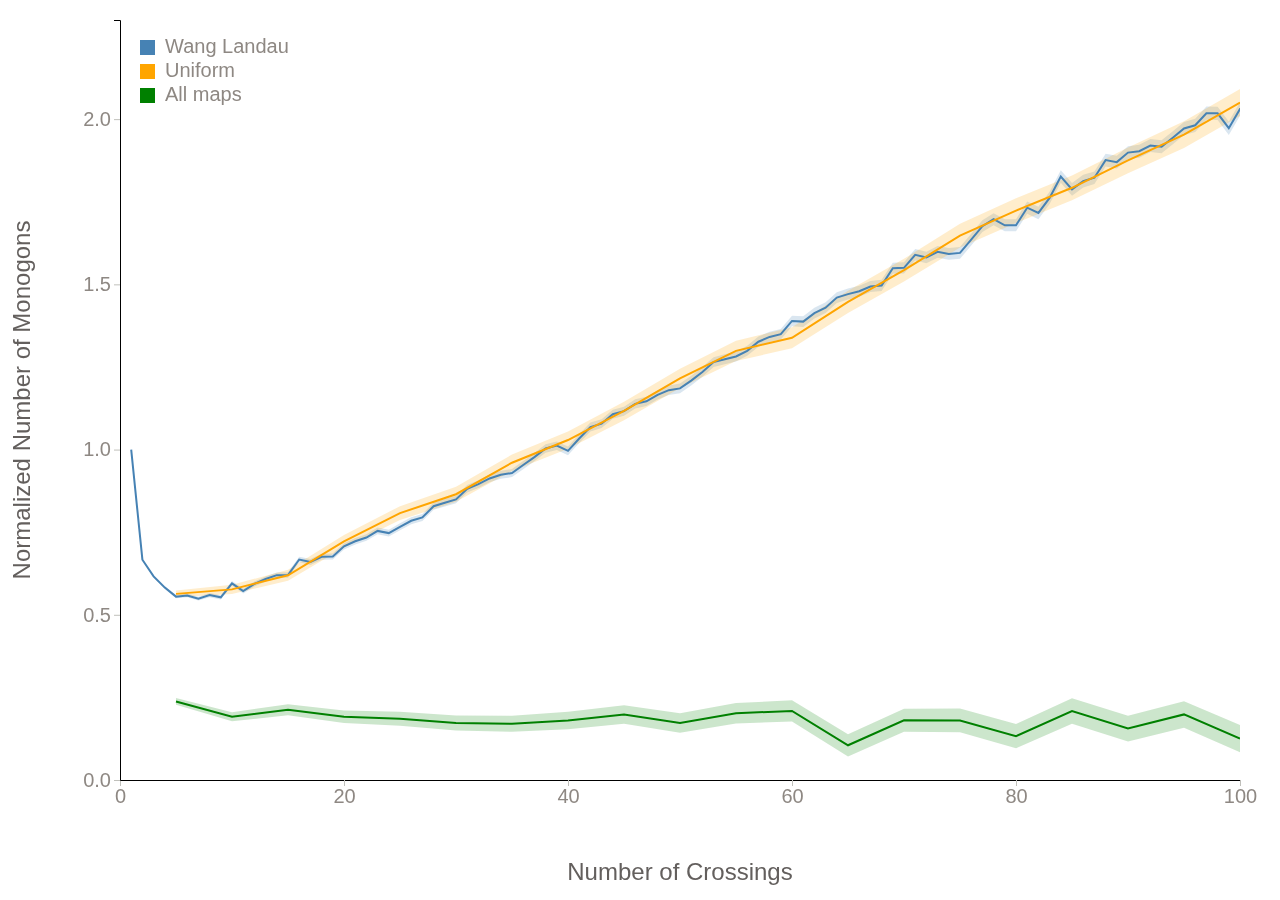
<file: fig_1gons.html>
<!DOCTYPE html>
<meta charset="utf-8">
<body>
    <script src="js/d3.v4.min.js"></script>
    <script src="js/d3-legend.min.js"></script>
    <script src="LinePlot.js"></script>
    <link rel="stylesheet" type="text/css" href="LinePlot.css">
    <link rel="stylesheet" type="text/css" href="wl_lines.css">

    <div id="visualization"></div>
    <script>

     function delinearize(x, y) {
         return y - (x+2)/3;
     }

     const linePlot = LinePlot();

     const _viewPorts = [
         [0,  0,   100, 2.3],
         [50, 0,   95,  2.0],
         [84, 1.7, 96,  2.0],
         [0,  0,   500, 10 ]
     ];

     // transitions for reveal.js fragments
     var _transitions = _viewPorts.slice(0,-1).map(
         (v,k) => {
             return {
                 transitionBackward: function() {
                     linePlot.zoomTo(_viewPorts[k])
                 },
                 transitionForward: function() {
                     linePlot.zoomTo(_viewPorts[k+1]);
                 },
                 index: k
             };
         });

     function main() {
         const visualization = d3.select('#visualization');
         const visualizationDiv = visualization.node();
         const svg = visualization.append('svg');

         linePlot
             .xValue(d => d.N)
             .yValue(d => d.wl_1gons)
             .viewPort(_viewPorts[0])
             .xLabel("Number of Crossings")
             .yLabel("Normalized Number of Monogons");

         const row = d => {
             d.N = +d.N;
             d.wl_1gons = +d.wl_1gons;
             d.wl_1gons_err = +d.wl_1gons_err;

             d.uf_1gons = +d.uf_1gons;
             d.uf_1gons_err = +d.uf_1gons_err;

             d.am_1gons = +d.am_1gons;
             d.am_1gons_err = +d.am_1gons_err;
             return d;
         }

         linePlot.addLine({
             title: "Wang Landau",
             cls: 'wang-landau',
             x: (d) => { return d.N; },
             y: (d) => { return delinearize(d.N, d.wl_1gons); },
             yerr: (d) => d.wl_1gons_err,
         });

         linePlot.addLine({
             title: "Uniform",
             cls: 'uniform',
             x: (d) => { return d.N; },
             y: (d) => { return delinearize(d.N, d.uf_1gons); },
             yerr: (d) => d.uf_1gons_err,
         });

         linePlot.addLine({
             title: "All maps",
             cls: 'allmaps',
             x: (d) => { return d.N; },
             y: (d) => { return delinearize(d.N, d.am_1gons); },
             yerr: (d) => d.am_1gons_err,
         });

         d3.tsv("compare_degrees.tsv", row, function(data) {
             linePlot.data(data);

             const render = () => {
                 const width = visualizationDiv.clientWidth;
                 const height = visualizationDiv.clientHeight;

                 linePlot
                     .width(width)
                     .height(height)

                 svg
                     .attr('width', width)
                     .attr('height', height)
                     .call(linePlot);
             }

             render();

             window.addEventListener('resize', render);
         });
     };

     main();

    </script>
</file>
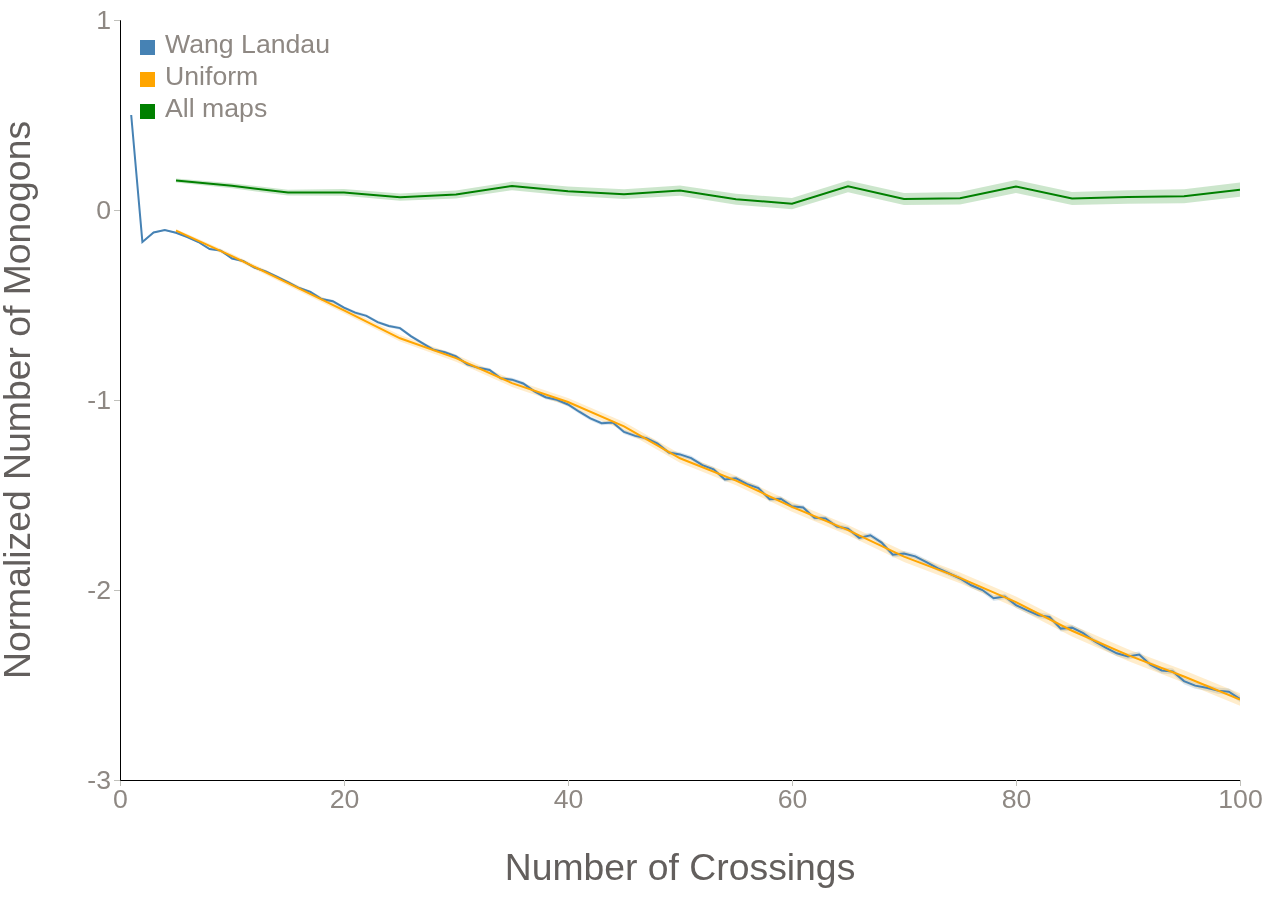
<file: fig_2gons.html>
<!DOCTYPE html>
<meta charset="utf-8">
<style>

 body {
     font-size: 26px;
     font-family: 'Source Sans Pro', Helvetica, sans-serif;
     text-align: center;
 }

 .axis path,
 .axis line {
     fill: none;
     stroke: #000;
     shape-rendering: crispEdges;
 }

 .error-line {
     stroke: #000;
 }

 .point {
     fill: steelblue;
     stroke: #000;
 }

 .area {
     opacity: .2;
 }

 .path-data {
     stroke-width: 2px;
     vector-effect: non-scaling-stroke;
 }

 .am-point {
     fill: steelblue;
     stroke: #000;
 }

 .tick line {
     stroke: #C0C0BB;
 }
 .tick text, .legendCells text {
     fill: #8E8883;
     font-size: 20pt;
     font-family: 'Source Sans Pro', Helvetica, sans-serif;
 }

 .axis-label, .legend-label {
     fill: #635F5D;
     font-size: 28pt;
     font-family: 'Source Sans Pro', Helvetica, sans-serif;
 }

 #visualization {
     position: fixed;
     left: 0px;
     right: 0px;
     top: 0px;
     bottom: 0px;
 }

 .path-data.wang-landau {
     stroke: steelblue;
 }
 .swatch.wang-landau, .area.wang-landau {
     fill: steelblue;
 }

 .path-data.uniform {
     stroke: orange;
 }
 .swatch.uniform, .area.uniform {
     fill: orange;
 }

 .path-data.allmaps {
     stroke: green;
 }
 .swatch.allmaps, .area.allmaps {
     fill: green;
 }


</style>
<body>
    <script src="js/d3.v4.min.js"></script>
    <script src="js/d3-legend.min.js"></script>

    <div id="visualization"></div>
    <script>

     function delinearize(x, y) {
         return y - (x+2)/6;
     }

     const LinePlot = (() => {
         const xScale = d3.scaleLinear();
         const yScale = d3.scaleLinear();

         const xAxis = d3.axisBottom(xScale).tickArguments([5]);
         const yAxis = d3.axisLeft(yScale).tickArguments([5]);

         let margin = {top: 20, right: 40, bottom: 120, left: 120};

         let data;
         let width;
         let height;

         let xLabel;
         let yLabel;

         let xAxisLabelOffset = 100;
         let yAxisLabelOffset = -90;

         let xRawDomain = [0, 100];
         let yRawDomain = [-3, 1];

         let lines = [];
         let g;

         let xAxisG;
         let yAxisG;

         function to_filtered_linedata(l, data) {
             return d3.line()
                      .x(d => xScale(l.x(d)))
                      .y(d => yScale(l.y(d)))(data.filter(d => !isNaN(l.y(d))))
         };

         function to_filtered_areaerror(l, data) {
             return d3.area()
                      .x(d => xScale(l.x(d)))
                      .y0(d => yScale(l.y(d) - l.yerr(d)))
                      .y1(d => yScale(l.y(d) + l.yerr(d)))(data.filter(d => !isNaN(l.y(d))));
         };

         const my = selection => {
             const innerWidth = width - margin.left - margin.right;
             const innerHeight = height - margin.top - margin.bottom;

             g = selection.selectAll('.container').data([null]);
             const gEnter = g.enter().append('g').attr('class', 'container');

             g = gEnter
                 .merge(g)
                 .attr('transform', `translate(${margin.left}, ${margin.top})`);

             const xAxisGEnter = gEnter.append('g').attr('class', 'x-axis');
             xAxisG = xAxisGEnter
                 .merge(g.select('.x-axis'))
                 .attr('transform', `translate(0, ${innerHeight})`);
             xAxisGEnter
                 .append('text')
                 .attr('class', 'axis-label')
                 .attr('y', xAxisLabelOffset)
                 .style('text-anchor', 'middle')
                 .merge(xAxisG.select('.axis-label'))
                 .attr('x', innerWidth / 2)
                 .text(xLabel);

             const yAxisGEnter = gEnter.append('g').attr('class', 'y-axis');
             yAxisG = yAxisGEnter
                 .merge(g.select('.y-axis'));
             yAxisGEnter
                 .append('text')
                 .attr('class', 'axis-label')
                 .attr('y', yAxisLabelOffset)
                 .style('text-anchor', 'middle')
                 .merge(yAxisG.select('.axis-label'))
                 .attr('x', -innerHeight / 2)
                 .attr('transform', `rotate(-90)`)
                 .text(yLabel);

             xScale
                 .domain(xRawDomain)
                 .range([0, innerWidth])
                 .nice();

             yScale
                 .domain(yRawDomain)
                 .range([innerHeight, 0])
                 .nice();

             xAxisG.call(xAxis);
             yAxisG.call(yAxis);

             g.append("clipPath")
              .attr("id", "clip")
              .append("rect")
              .attr("width", innerWidth)
              .attr("height", innerHeight)

             const errors = g.selectAll('.path-error').data(lines);
             errors
                 .enter()
                 .append("path")
                 .attr("class", l => l.cls)
                 .classed("area", true)
                 .classed("path-error", true)
                 .attr("clip-path", "url(#clip)");

             g.selectAll('.path-error')
                 .attr("d", l => to_filtered_areaerror(l, data));

             const paths = g.selectAll('.path-data').data(lines);
             paths
                 .enter()
                 .append('path')
                 .attr('fill', 'none')
                 .attr('class', l => l.cls)
                 .classed('path-data', true)
                 .classed('chart-zoom', true)
                 .attr("clip-path", "url(#clip)");
             g.selectAll('.path-data')
                 .attr('d', l => to_filtered_linedata(l, data));

             var ordinal = d3.scaleOrdinal()
                             .domain(lines.map(l => l.title))
                             .range(lines.map(l => l.cls));

             let legend = d3.legendColor()
                            .useClass(true)
                            .scale(ordinal);


             g.append("g")
              .attr("class", "legend")
              .attr("transform", "translate(20,20)");

             g.select('.legend')
             .call(legend);
         };

         my.addLine = function(line) {
             lines.push(line);
             return my;
         }

         my.margin = function(_) {
             return arguments.length ? (margin = _, my) : margin;
         };

         my.data = function(_) {
             return arguments.length ? (data = _, my) : data;
         };

         my.width = function(_) {
             return arguments.length ? (width = _, my) : width;
         };

         my.height = function(_) {
             return arguments.length ? (height = _, my) : height;
         };

         my.xValue = function(_) {
             return arguments.length ? (xValue = _, my) : xValue;
         };

         my.xLabel = function(_) {
             return arguments.length ? (xLabel = _, my) : xLabel;
         };

         my.yValue = function(_) {
             return arguments.length ? (yValue = _, my) : yValue;
         };

         my.yLabel = function(_) {
             return arguments.length ? (yLabel = _, my) : yLabel;
         };

         my.colorValue = function(_) {
             return arguments.length ? (colorValue = _, my) : colorValue;
         };

         my.colorLabel = function(_) {
             return arguments.length ? (colorLabel = _, my) : colorLabel;
         };

         my.colorLegendX = function(_) {
             return arguments.length ? (colorLegendX = _, my) : colorLegendX;
         };

         my.colorLegendY = function(_) {
             return arguments.length ? (colorLegendY = _, my) : colorLegendY;
         };

         my.colorLegendLabelX = function(_) {
             return arguments.length ? (colorLegendLabelX = _, my) : colorLegendLabelX;
         };

         my.colorLegendLabelY = function(_) {
             return arguments.length ? (colorLegendY = _, my) : colorLegendY;
         };

         my.xAxisLabelOffset = function(_) {
             return arguments.length ? (xAxisLabelOffset = _, my) : xAxisLabelOffset;
         };

         my.yAxisLabelOffset = function(_) {
             return arguments.length ? (yAxisLabelOffset = _, my) : yAxisLabelOffset;
         };

         my.circleOpacity = function(_) {
             return arguments.length ? (circleOpacity = _, my) : circleOpacity;
         };

         my.circleRadius = function(_) {
             return arguments.length ? (circleRadius = _, my) : circleRadius;
         };

         my.zoomTo = function(x0, y0, x1, y1) {
             xRawDomain = [x0, x1];
             yRawDomain = [y0, y1];

             xScale.domain(xRawDomain);
             yScale.domain(yRawDomain);
             var t = g.transition().duration(750);
             xAxisG.transition(t).call(xAxis);
             yAxisG.transition(t).call(yAxis);

             g.selectAll('.path-error').transition(t)
              .attr("d", l => to_filtered_areaerror(l, data));

             d3.selectAll(".path-data").transition(t)
               .attr('d', l => to_filtered_linedata(l, data));

         }

         return my;
     });

     const linePlot = LinePlot();

     // transitions for reveal.js fragments
     var _transitions = [
         {
             transitionBackward: function() {
                 linePlot.zoomTo(0, -3, 100, 1)
             },
             transitionForward: function() {
                 linePlot.zoomTo(50, -3, 95, -1);
             },
             index: 0
         },
         {
             transitionBackward: function() {
                 linePlot.zoomTo(50, 0, 95, 2.0);
             },
             transitionForward: function() {
                 linePlot.zoomTo(84, -2.6, 96, -2);
             },
             index: 1
         },
         {
             transitionBackward: function() {
                 linePlot.zoomTo(84, 1.7, 96, 2);
             },
             transitionForward: function() {
                 linePlot.zoomTo(0, -15, 500, 1);
             },
             index: 2
         },
     ];

     function main() {
         const visualization = d3.select('#visualization');
         const visualizationDiv = visualization.node();
         const svg = visualization.append('svg');

         linePlot
             .xValue(d => d.N)
             .yValue(d => d.wl_2gons)
             .xLabel("Number of Crossings")
             .yLabel("Normalized Number of Monogons");

         const row = d => {
             d.N = +d.N;
             d.wl_2gons = +d.wl_2gons;
             d.wl_2gons_err = +d.wl_2gons_err;

             d.uf_2gons = +d.uf_2gons;
             d.uf_2gons_err = +d.uf_2gons_err;

             d.am_2gons = +d.am_2gons;
             d.am_2gons_err = +d.am_2gons_err;
             return d;
         }

         linePlot.addLine({
             title: "Wang Landau",
             cls: 'wang-landau',
             x: (d) => { return d.N; },
             y: (d) => { return delinearize(d.N, d.wl_2gons); },
             yerr: (d) => d.wl_2gons_err,
         });

         linePlot.addLine({
             title: "Uniform",
             cls: 'uniform',
             x: (d) => { return d.N; },
             y: (d) => { return delinearize(d.N, d.uf_2gons); },
             yerr: (d) => d.uf_2gons_err,
         });

         linePlot.addLine({
             title: "All maps",
             cls: 'allmaps',
             x: (d) => { return d.N; },
             y: (d) => { return delinearize(d.N, d.am_2gons); },
             yerr: (d) => d.am_2gons_err,
         });

         d3.tsv("compare_degrees.tsv", row, function(data) {
             linePlot.data(data);

             const render = () => {
                 const width = visualizationDiv.clientWidth;
                 const height = visualizationDiv.clientHeight;

                 linePlot
                     .width(width)
                     .height(height)

                 svg
                     .attr('width', width)
                     .attr('height', height)
                     .call(linePlot);
             }

             render();

             window.addEventListener('resize', render);
         });
     };

     main();

    </script>
</file>
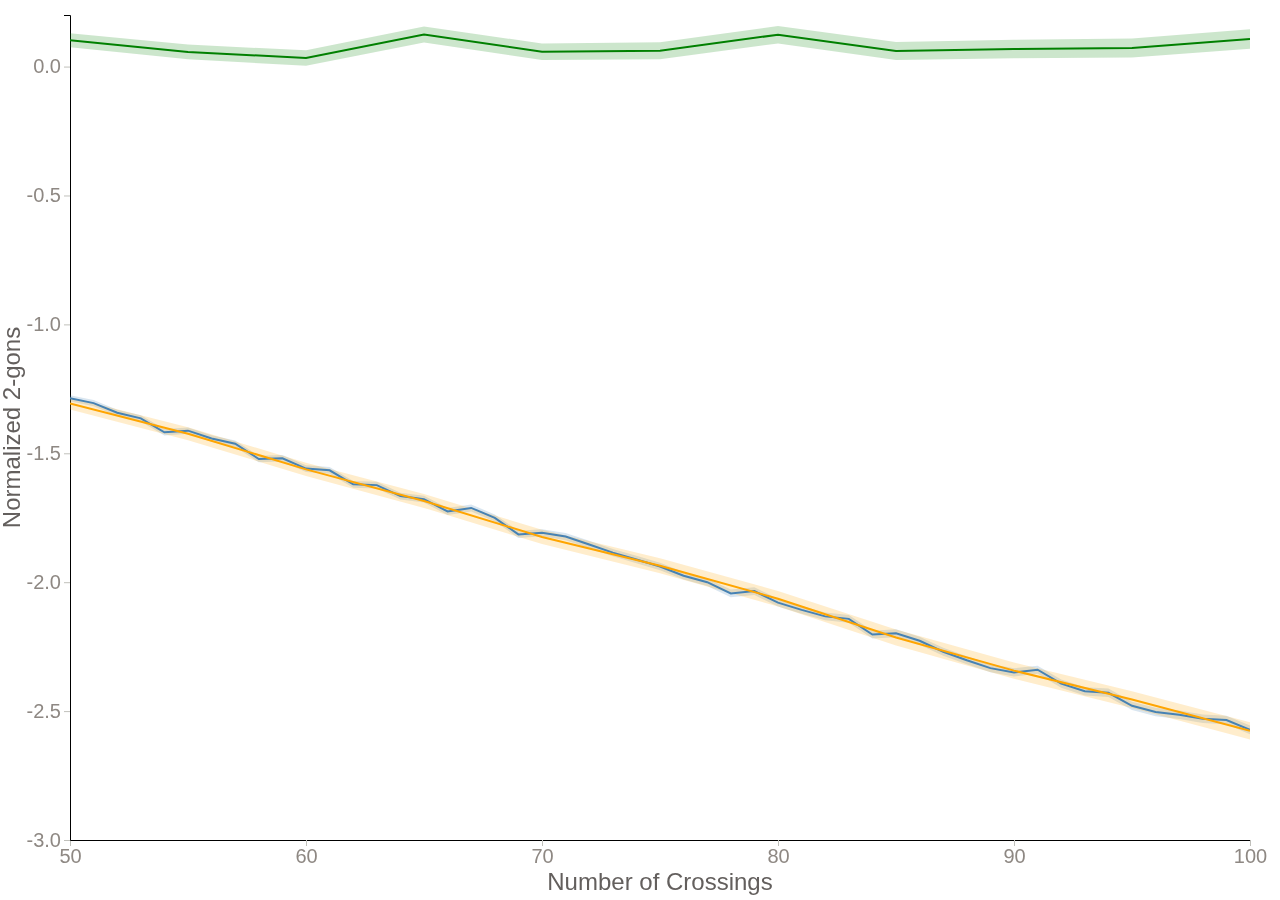
<file: fig_2gons_mini.html>
<!DOCTYPE html>
<meta charset="utf-8">
<body>
    <script src="js/d3.v4.min.js"></script>
    <script src="js/d3-legend.min.js"></script>
    <script src="LinePlot.js"></script>
    <link rel="stylesheet" type="text/css" href="LinePlotMini.css">
    <link rel="stylesheet" type="text/css" href="wl_lines.css">

    <div id="visualization"></div>
    <script>

     function delinearize(x, y) {
         return y - (x+2)/6;
     }

     const linePlot = LinePlot();

     const _viewPorts = [
         [50, -3,   100,  0.2],
         [0,  -13,   500, 0.2]
     ];

     // transitions for reveal.js fragments
     var _transitions = _viewPorts.slice(0,-1).map(
         (v,k) => {
             return {
                 transitionBackward: function() {
                     linePlot.zoomTo(_viewPorts[k])
                 },
                 transitionForward: function() {
                     linePlot.zoomTo(_viewPorts[k+1]);
                 },
                 index: k
             };
         });

     function main() {
         const visualization = d3.select('#visualization');
         const visualizationDiv = visualization.node();
         const svg = visualization.append('svg');

         linePlot
             .xValue(d => d.N)
             .yValue(d => d.wl_2gons)
             .viewPort(_viewPorts[0])
             .hasLegend(false)
             .margin({top: 15, right: 30, bottom: 60, left: 70})
             .xAxisLabelOffset(50)
             .yAxisLabelOffset(-50)
             .xLabel("Number of Crossings")
             .yLabel("Normalized 2-gons");

         const row = d => {
             d.N = +d.N;
             d.wl_2gons = +d.wl_2gons;
             d.wl_2gons_err = +d.wl_2gons_err;

             d.uf_2gons = +d.uf_2gons;
             d.uf_2gons_err = +d.uf_2gons_err;

             d.am_2gons = +d.am_2gons;
             d.am_2gons_err = +d.am_2gons_err;
             return d;
         }

         linePlot.addLine({
             title: "Wang Landau",
             cls: 'wang-landau',
             x: (d) => { return d.N; },
             y: (d) => { return delinearize(d.N, d.wl_2gons); },
             yerr: (d) => d.wl_2gons_err,
         });

         linePlot.addLine({
             title: "Uniform",
             cls: 'uniform',
             x: (d) => { return d.N; },
             y: (d) => { return delinearize(d.N, d.uf_2gons); },
             yerr: (d) => d.uf_2gons_err,
         });

         linePlot.addLine({
             title: "All maps",
             cls: 'allmaps',
             x: (d) => { return d.N; },
             y: (d) => { return delinearize(d.N, d.am_2gons); },
             yerr: (d) => d.am_2gons_err,
         });

         d3.tsv("compare_degrees.tsv", row, function(data) {
             linePlot.data(data);

             const render = () => {
                 const width = visualizationDiv.clientWidth;
                 const height = visualizationDiv.clientHeight;

                 linePlot
                     .width(width)
                     .height(height)

                 svg
                     .attr('width', width)
                     .attr('height', height)
                     .call(linePlot);
             }

             render();

             window.addEventListener('resize', render);
         });
     };

     main();

    </script>
</file>
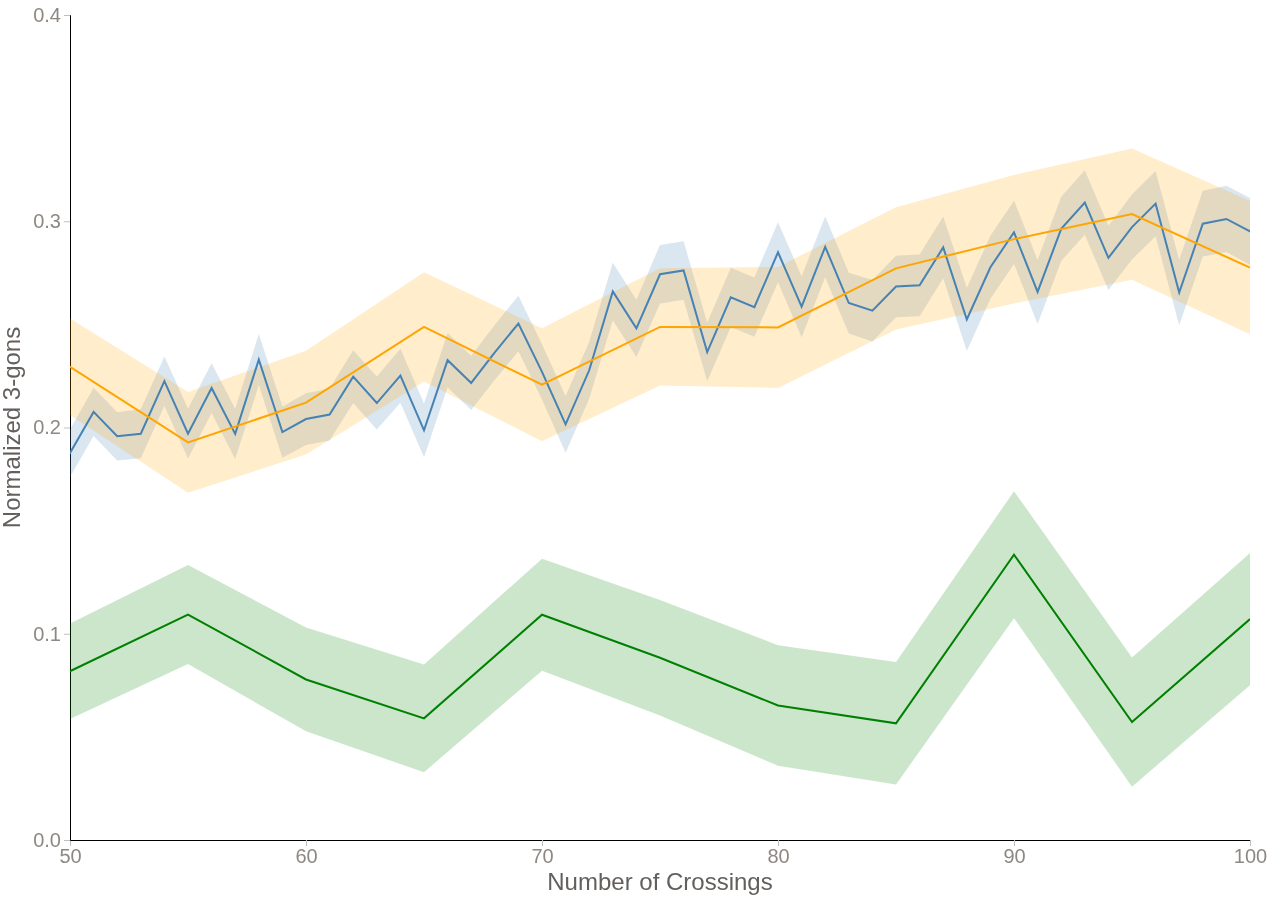
<file: fig_3gons_mini.html>
<!DOCTYPE html>
<meta charset="utf-8">
<body>
    <script src="js/d3.v4.min.js"></script>
    <script src="js/d3-legend.min.js"></script>
    <script src="LinePlot.js"></script>
    <link rel="stylesheet" type="text/css" href="LinePlotMini.css">
    <link rel="stylesheet" type="text/css" href="wl_lines.css">

    <div id="visualization"></div>
    <script>

     function delinearize(x, y) {
         return y - (x+2)*13/108;
     }

     const linePlot = LinePlot();

     const _viewPorts = [
         [50, 0,   100,  0.4],
         [0,  0,   500, 1.3]
     ];

     // transitions for reveal.js fragments
     var _transitions = _viewPorts.slice(0,-1).map(
         (v,k) => {
             return {
                 transitionBackward: function() {
                     linePlot.zoomTo(_viewPorts[k])
                 },
                 transitionForward: function() {
                     linePlot.zoomTo(_viewPorts[k+1]);
                 },
                 index: k
             };
         });

     function main() {
         const visualization = d3.select('#visualization');
         const visualizationDiv = visualization.node();
         const svg = visualization.append('svg');

         linePlot
             .xValue(d => d.N)
             .yValue(d => d.wl_3gons)
             .viewPort(_viewPorts[0])
             .hasLegend(false)
             .margin({top: 15, right: 30, bottom: 60, left: 70})
             .xAxisLabelOffset(50)
             .yAxisLabelOffset(-50)
             .xLabel("Number of Crossings")
             .yLabel("Normalized 3-gons");

         const row = d => {
             d.N = +d.N;
             d.wl_3gons = +d.wl_3gons;
             d.wl_3gons_err = +d.wl_3gons_err;

             d.uf_3gons = +d.uf_3gons;
             d.uf_3gons_err = +d.uf_3gons_err;

             d.am_3gons = +d.am_3gons;
             d.am_3gons_err = +d.am_3gons_err;
             return d;
         }

         linePlot.addLine({
             title: "Wang Landau",
             cls: 'wang-landau',
             x: (d) => { return d.N; },
             y: (d) => { return delinearize(d.N, d.wl_3gons); },
             yerr: (d) => d.wl_3gons_err,
         });

         linePlot.addLine({
             title: "Uniform",
             cls: 'uniform',
             x: (d) => { return d.N; },
             y: (d) => { return delinearize(d.N, d.uf_3gons); },
             yerr: (d) => d.uf_3gons_err,
         });

         linePlot.addLine({
             title: "All maps",
             cls: 'allmaps',
             x: (d) => { return d.N; },
             y: (d) => { return delinearize(d.N, d.am_3gons); },
             yerr: (d) => d.am_3gons_err,
         });

         d3.tsv("compare_degrees.tsv", row, function(data) {
             linePlot.data(data);

             const render = () => {
                 const width = visualizationDiv.clientWidth;
                 const height = visualizationDiv.clientHeight;

                 linePlot
                     .width(width)
                     .height(height)

                 svg
                     .attr('width', width)
                     .attr('height', height)
                     .call(linePlot);
             }

             render();

             window.addEventListener('resize', render);
         });
     };

     main();

    </script>
</file>
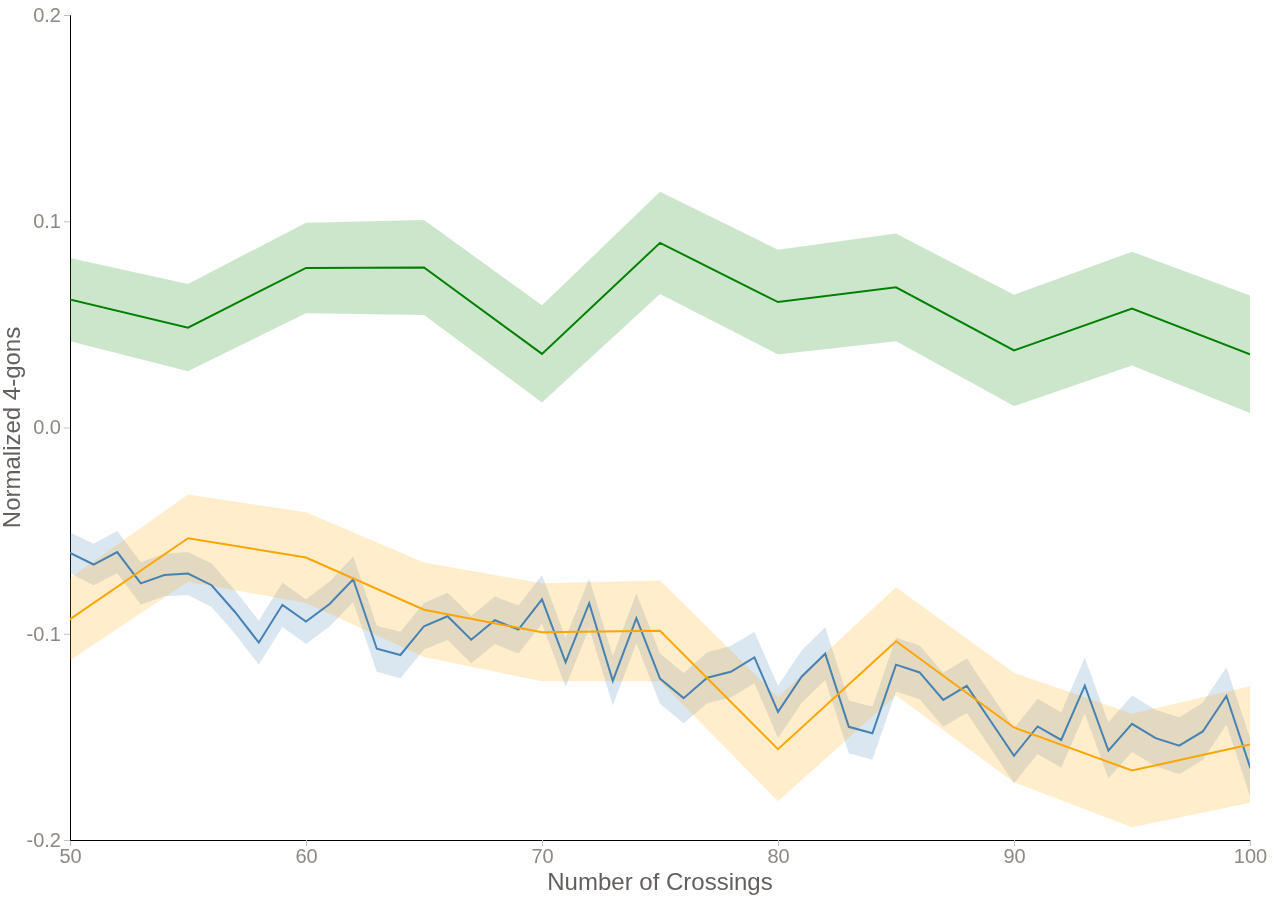
<file: fig_4gons_mini.html>
<!DOCTYPE html>
<meta charset="utf-8">
<body>
    <script src="js/d3.v4.min.js"></script>
    <script src="js/d3-legend.min.js"></script>
    <script src="LinePlot.js"></script>
    <link rel="stylesheet" type="text/css" href="LinePlotMini.css">
    <link rel="stylesheet" type="text/css" href="wl_lines.css">

    <div id="visualization"></div>
    <script>

     function delinearize(x, y) {
         return y - (x+2)*55/648;
     }

     const linePlot = LinePlot();

     const _viewPorts = [
         [50, -0.2,   100,  0.2],
         [0,  -1.0,   500, 0.2]
     ];

     // transitions for reveal.js fragments
     var _transitions = _viewPorts.slice(0,-1).map(
         (v,k) => {
             return {
                 transitionBackward: function() {
                     linePlot.zoomTo(_viewPorts[k])
                 },
                 transitionForward: function() {
                     linePlot.zoomTo(_viewPorts[k+1]);
                 },
                 index: k
             };
         });

     function main() {
         const visualization = d3.select('#visualization');
         const visualizationDiv = visualization.node();
         const svg = visualization.append('svg');

         linePlot
             .xValue(d => d.N)
             .yValue(d => d.wl_4gons)
             .viewPort(_viewPorts[0])
             .hasLegend(false)
             .margin({top: 15, right: 30, bottom: 60, left: 70})
             .xAxisLabelOffset(50)
             .yAxisLabelOffset(-50)
             .xLabel("Number of Crossings")
             .yLabel("Normalized 4-gons");

         const row = d => {
             d.N = +d.N;
             d.wl_4gons = +d.wl_4gons;
             d.wl_4gons_err = +d.wl_4gons_err;

             d.uf_4gons = +d.uf_4gons;
             d.uf_4gons_err = +d.uf_4gons_err;

             d.am_4gons = +d.am_4gons;
             d.am_4gons_err = +d.am_4gons_err;
             return d;
         }

         linePlot.addLine({
             title: "Wang Landau",
             cls: 'wang-landau',
             x: (d) => { return d.N; },
             y: (d) => { return delinearize(d.N, d.wl_4gons); },
             yerr: (d) => d.wl_4gons_err,
         });

         linePlot.addLine({
             title: "Uniform",
             cls: 'uniform',
             x: (d) => { return d.N; },
             y: (d) => { return delinearize(d.N, d.uf_4gons); },
             yerr: (d) => d.uf_4gons_err,
         });

         linePlot.addLine({
             title: "All maps",
             cls: 'allmaps',
             x: (d) => { return d.N; },
             y: (d) => { return delinearize(d.N, d.am_4gons); },
             yerr: (d) => d.am_4gons_err,
         });

         d3.tsv("compare_degrees.tsv", row, function(data) {
             linePlot.data(data);

             const render = () => {
                 const width = visualizationDiv.clientWidth;
                 const height = visualizationDiv.clientHeight;

                 linePlot
                     .width(width)
                     .height(height)

                 svg
                     .attr('width', width)
                     .attr('height', height)
                     .call(linePlot);
             }

             render();

             window.addEventListener('resize', render);
         });
     };

     main();

    </script>
</file>
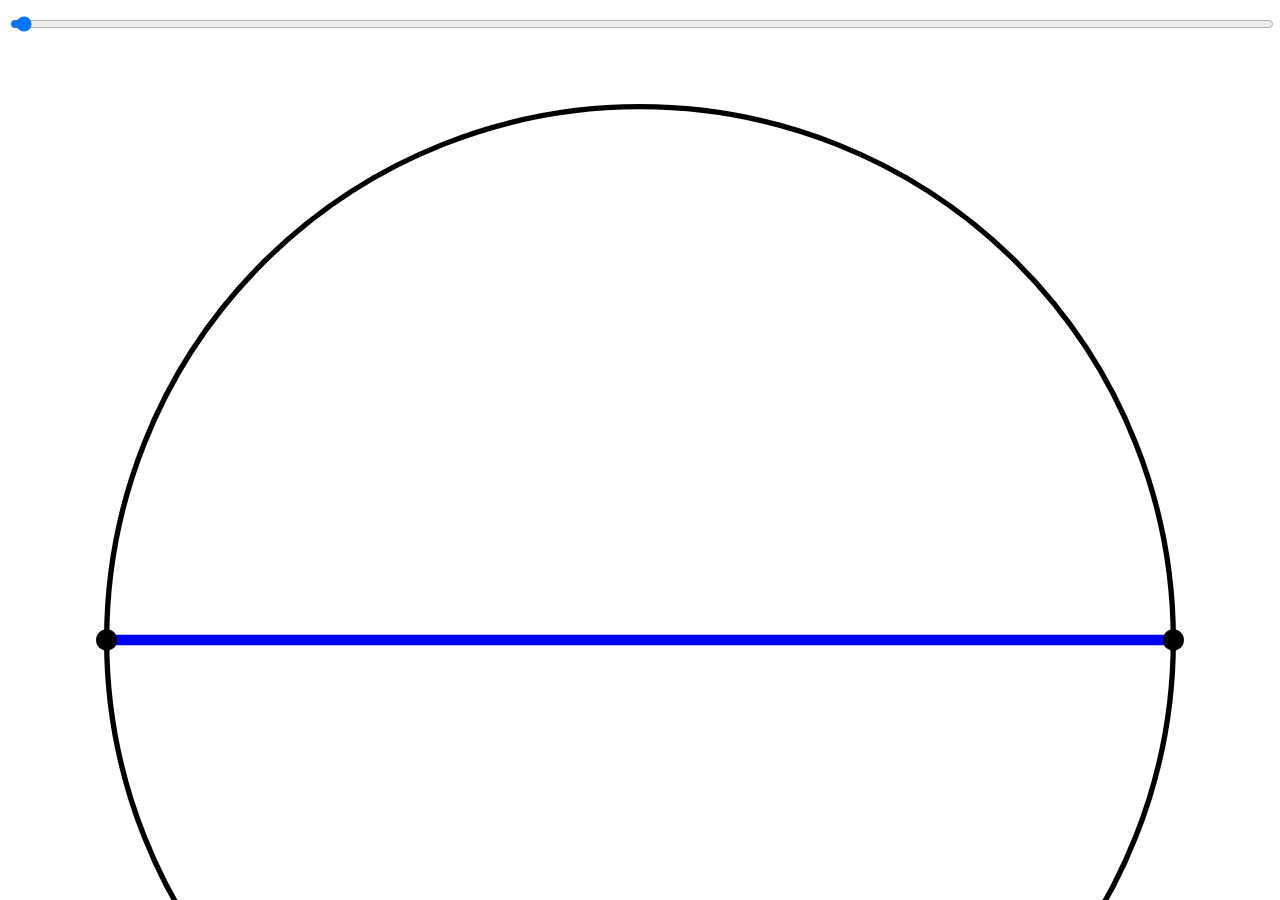
<file: fig_gaussmovie.html>
<!DOCTYPE html>
<meta charset="utf-8">
<body>
    <script src="js/d3.v4.min.js"></script>
    <script src="js/d3-legend.min.js"></script>
    <script src="LinePlot.js"></script>
    <link rel="stylesheet" type="text/css" href="LinePlot.css">
    <link rel="stylesheet" type="text/css" href="gauss_diagram.css">

    <div>
        <input type="range" min="0" class="slider" style="width: 100%; position:relative; z-index:1000">
    </div>
    <div id="visualization"></div>
    <script>

     dat = {"g": [[0, 2, 2, 3, 4, 4, 5, 5, 3, 0, 1, 1],
                  {"0": -1, "1": 1, "2": -1, "3": 1, "4": 1, "5": -1}],
            "t": 33};

     var margin = 20;
     var width = 100;
     var height = 100;

     var t;
     var maxFrame;
     var slider = d3.select(".slider");

     // transitions for reveal.js fragments
     var _transitions = [
         {
             transitionBackward: function() {
                 t.stop();
             },
             transitionForward: function() {
                 animate(0,1);
             },
         },
         {
             transitionBackward: function() {
                 animate(0,1);
             },
             transitionForward: function() {
                 t.stop();
             },
         },
     ];

     const visualization = d3.select('#visualization');
     const visualizationDiv = visualization.node();
     const svg = visualization.append('svg')
                              .attr("viewBox", [-(width+margin)/2, -(height+margin)/2,
                                                width+margin, height+margin])
                              .attr("font-size", 10)
                              .attr("font-family", "sans-serif");

     const g = svg.append('g');
     const edgeG = g.append('g');
     const nodeG = g.append('g');

     var scaleC = d3.scaleLinear()
                    .domain([0, dat.g[0].length])
                    .range([0, 2*Math.PI]);

     var scaleR = d3.scaleLinear()
                    .domain([-1, 1])
                    .range([-width/2, width/2]);

     nodes = dat.g[0].map( (d,i) => { return {
         'index': i,
         'edge': d,
         'x': Math.cos(scaleC(i)),
         'y': Math.sin(scaleC(i))
     }} );

     edges = [];

     nodes.forEach( function(d) {
         if(!edges[d.edge]) {
             edges[d.edge] = {
                 'index': d.edge,
                 'source': d,
             };
         } else {
             edges[d.edge].target = d;
         }
     } );

     var radius = width/2;

     g.append('circle')
      .attr('cx', 0)
      .attr('cy', 0)
      .attr('r', width/2)
      .attr('fill', 'none')
      .attr('style', 'stroke:black; stroke-width:0.5;');

     var gaussFrames = d3.scaleThreshold();

     var fps = 240;
     var fpms = fps/1000;
     function animate(startFrame, mul) {
         t = d3.timer(function(elapsed) {
             var frame = startFrame + mul*elapsed*fpms;

             if (frame > maxFrame) {
                 t.stop();
                 animate(maxFrame, -1);
                 return;
             } else if (frame < 0) {
                 t.stop()
                 animate(0, 1);
             }

             changeFrame(frame);
             slider.property('value', frame);
         });
     }

     function changeFrame(t) {
         var frame = gaussFrames(t);
         var edges = frame.edges;
         var nodes = frame.nodes;
         var scaleC = frame.scaleC;

         var circleEdges = edgeG.selectAll('.circle-edge')
                                .data(edges);


         circleEdges
             .enter()
             .append('path')
             .attr('style', '')
             .classed('circle-edge', true)
             .merge(circleEdges)
             .classed('edge-positive', d => d.sign > 0)
             .classed('edge-negative', d => d.sign < 0)
             .attr('d', d => {
                 var x1 = scaleR(d.source.x);
                 var x2 = scaleR(d.target.x);
                 var y1 = scaleR(d.source.y);
                 var y2 = scaleR(d.target.y);
                 var path = d3.path();
                 path.moveTo(x1, y1);
                 var theta = scaleC(d.source.index-d.target.index);
                 if (Math.abs(Math.abs(theta) - Math.PI) < 0.0001) {
                     path.lineTo(x2, y2);
                 } else {
                     var r = scaleR(Math.abs(Math.tan(theta/2)));
                     path.arcTo(0, 0, x2, y2, r);
                 }

                 return path.toString();
             });

         circleEdges.exit().remove();

         var circleNodes = nodeG.selectAll('.circle-node')
                                .data(nodes);

         circleNodes
             .enter()
             .append('circle')
             .classed('circle-node', true)
             .attr('r', 1)
             .attr('fill', 'black')
             .merge(circleNodes)
             .attr('cx', d => scaleR(d.x))
             .attr('cy', d => scaleR(d.y));

         circleNodes.exit().remove();
     };

     d3.json("gauss_frames.json", function(data) {
         gaussFrames.domain(data.slice(1).map( d => d.t )) // <-- slo-mo + failed transitions
         //gaussFrames.domain(data.slice(1).map( (d,i) => i+1 )) // <-- skip fails
                    .range(data.map( function(rawD) {
                        var scaleC = d3.scaleLinear()
                                       .domain([0, rawD.g[0].length])
                                       .range([0, 2*Math.PI]);

                        var nodes = rawD.g[0].map( (d,i) => { return {
                            'index': i,
                            'edge': d,
                            'sign': rawD.g[1][d],
                            'x': Math.cos(scaleC(i)),
                            'y': Math.sin(scaleC(i))
                        }} );

                        var edges = [];

                        nodes.forEach( function(d) {
                            if(!edges[d.edge]) {
                                edges[d.edge] = {
                                    'index': d.edge,
                                    'source': d,
                                    'sign': d.sign,
                                };
                            } else {
                                edges[d.edge].target = d;
                            }
                        } );

                        return {
                            'nodes': nodes,
                            'edges': edges,
                            'scaleC': scaleC,
                        };
                    } ));


         maxFrame = d3.max(gaussFrames.domain());
         

         //changeFrame(3000);

         
         slider.attr('max', maxFrame);
         slider.on('input', function(e) {
             t.stop();
             changeFrame(this.value);
         });
         slider.on('change', function(e) {
             console.log(this.value);
             animate(+this.value, 1);
         });

         changeFrame(0);
     });

    </script>
</file>
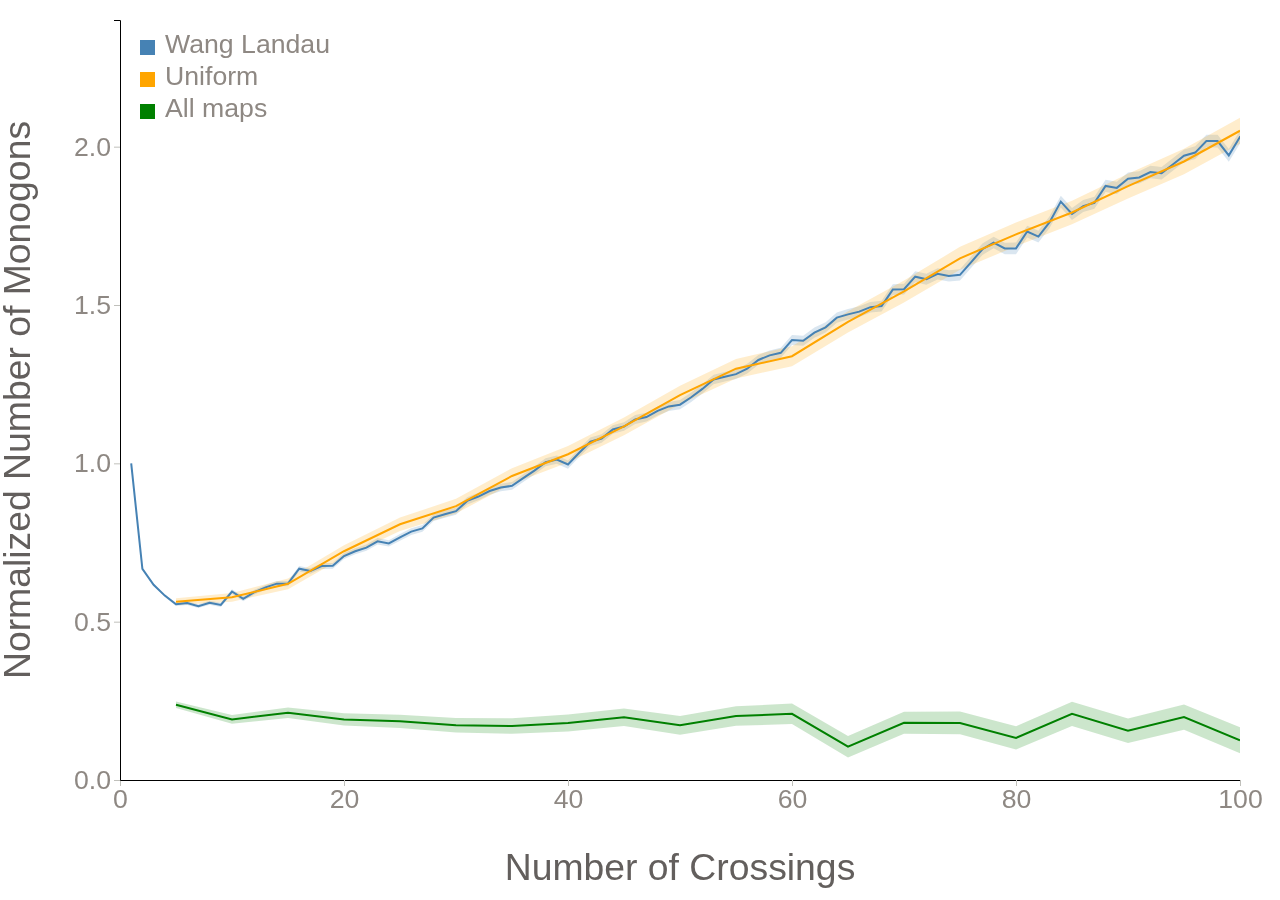
<file: fig_ngons.html>
<!DOCTYPE html>
<meta charset="utf-8">
<style>

 body {
     font-size: 26px;
     font-family: 'Source Sans Pro', Helvetica, sans-serif;
     text-align: center;
 }

 .axis path,
 .axis line {
     fill: none;
     stroke: #000;
     shape-rendering: crispEdges;
 }

 .error-line {
     stroke: #000;
 }

 .point {
     fill: steelblue;
     stroke: #000;
 }

 .area {
     opacity: .2;
 }

 .path-data {
     stroke-width: 2px;
     vector-effect: non-scaling-stroke;
 }

 .am-point {
     fill: steelblue;
     stroke: #000;
 }

 .tick line {
     stroke: #C0C0BB;
 }
 .tick text, .legendCells text {
     fill: #8E8883;
     font-size: 20pt;
     font-family: 'Source Sans Pro', Helvetica, sans-serif;
 }

 .axis-label, .legend-label {
     fill: #635F5D;
     font-size: 28pt;
     font-family: 'Source Sans Pro', Helvetica, sans-serif;
 }

 #visualization {
     position: fixed;
     left: 0px;
     right: 0px;
     top: 0px;
     bottom: 0px;
 }

 .path-data.wang-landau {
     stroke: steelblue;
 }
 .swatch.wang-landau, .area.wang-landau {
     fill: steelblue;
 }

 .path-data.uniform {
     stroke: orange;
 }
 .swatch.uniform, .area.uniform {
     fill: orange;
 }

 .path-data.allmaps {
     stroke: green;
 }
 .swatch.allmaps, .area.allmaps {
     fill: green;
 }


</style>
<body>
    <script src="js/d3.v4.min.js"></script>
    <script src="js/d3-legend.min.js"></script>

    <div id="visualization"></div>
    <script>

     function delinearize(x, y) {
         return y - (x+2)/3;
     }

     const LinePlot = (() => {
         const xScale = d3.scaleLinear();
         const yScale = d3.scaleLinear();

         const xAxis = d3.axisBottom(xScale).tickArguments([5]);
         const yAxis = d3.axisLeft(yScale).tickArguments([5]);

         let margin = {top: 20, right: 40, bottom: 120, left: 120};

         let data;
         let width;
         let height;

         let xLabel;
         let yLabel;

         let xAxisLabelOffset = 100;
         let yAxisLabelOffset = -90;

         let xRawDomain = [0, 100];
         let yRawDomain = [0, 2.3];

         let lines = [];
         let g;

         let xAxisG;
         let yAxisG;

         function to_filtered_linedata(l, data) {
             return d3.line()
                      .x(d => xScale(l.x(d)))
                      .y(d => yScale(l.y(d)))(data.filter(d => !isNaN(l.y(d))))
         };

         function to_filtered_areaerror(l, data) {
             return d3.area()
                      .x(d => xScale(l.x(d)))
                      .y0(d => yScale(l.y(d) - l.yerr(d)))
                      .y1(d => yScale(l.y(d) + l.yerr(d)))(data.filter(d => !isNaN(l.y(d))));
         };

         const my = selection => {
             const innerWidth = width - margin.left - margin.right;
             const innerHeight = height - margin.top - margin.bottom;

             g = selection.selectAll('.container').data([null]);
             const gEnter = g.enter().append('g').attr('class', 'container');

             g = gEnter
                 .merge(g)
                 .attr('transform', `translate(${margin.left}, ${margin.top})`);

             const xAxisGEnter = gEnter.append('g').attr('class', 'x-axis');
             xAxisG = xAxisGEnter
                 .merge(g.select('.x-axis'))
                 .attr('transform', `translate(0, ${innerHeight})`);
             xAxisGEnter
                 .append('text')
                 .attr('class', 'axis-label')
                 .attr('y', xAxisLabelOffset)
                 .style('text-anchor', 'middle')
                 .merge(xAxisG.select('.axis-label'))
                 .attr('x', innerWidth / 2)
                 .text(xLabel);

             const yAxisGEnter = gEnter.append('g').attr('class', 'y-axis');
             yAxisG = yAxisGEnter
                 .merge(g.select('.y-axis'));
             yAxisGEnter
                 .append('text')
                 .attr('class', 'axis-label')
                 .attr('y', yAxisLabelOffset)
                 .style('text-anchor', 'middle')
                 .merge(yAxisG.select('.axis-label'))
                 .attr('x', -innerHeight / 2)
                 .attr('transform', `rotate(-90)`)
                 .text(yLabel);

             xScale
                 .domain(xRawDomain)
                 .range([0, innerWidth])
                 .nice();

             yScale
                 .domain(yRawDomain)
                 .range([innerHeight, 0])
                 .nice();

             xAxisG.call(xAxis);
             yAxisG.call(yAxis);

             g.append("clipPath")
              .attr("id", "clip")
              .append("rect")
              .attr("width", innerWidth)
              .attr("height", innerHeight)

             const errors = g.selectAll('.path-error').data(lines);
             errors
                 .enter()
                 .append("path")
                 .attr("class", l => l.cls)
                 .classed("area", true)
                 .classed("path-error", true)
                 .attr("clip-path", "url(#clip)");

             g.selectAll('.path-error')
                 .attr("d", l => to_filtered_areaerror(l, data));

             const paths = g.selectAll('.path-data').data(lines);
             paths
                 .enter()
                 .append('path')
                 .attr('fill', 'none')
                 .attr('class', l => l.cls)
                 .classed('path-data', true)
                 .classed('chart-zoom', true)
                 .attr("clip-path", "url(#clip)");
             g.selectAll('.path-data')
                 .attr('d', l => to_filtered_linedata(l, data));

             var ordinal = d3.scaleOrdinal()
                             .domain(lines.map(l => l.title))
                             .range(lines.map(l => l.cls));

             let legend = d3.legendColor()
                            .useClass(true)
                            .scale(ordinal);


             g.append("g")
              .attr("class", "legend")
              .attr("transform", "translate(20,20)");

             g.select('.legend')
             .call(legend);
         };

         my.addLine = function(line) {
             lines.push(line);
             return my;
         }

         my.margin = function(_) {
             return arguments.length ? (margin = _, my) : margin;
         };

         my.data = function(_) {
             return arguments.length ? (data = _, my) : data;
         };

         my.width = function(_) {
             return arguments.length ? (width = _, my) : width;
         };

         my.height = function(_) {
             return arguments.length ? (height = _, my) : height;
         };

         my.xValue = function(_) {
             return arguments.length ? (xValue = _, my) : xValue;
         };

         my.xLabel = function(_) {
             return arguments.length ? (xLabel = _, my) : xLabel;
         };

         my.yValue = function(_) {
             return arguments.length ? (yValue = _, my) : yValue;
         };

         my.yLabel = function(_) {
             return arguments.length ? (yLabel = _, my) : yLabel;
         };

         my.colorValue = function(_) {
             return arguments.length ? (colorValue = _, my) : colorValue;
         };

         my.colorLabel = function(_) {
             return arguments.length ? (colorLabel = _, my) : colorLabel;
         };

         my.colorLegendX = function(_) {
             return arguments.length ? (colorLegendX = _, my) : colorLegendX;
         };

         my.colorLegendY = function(_) {
             return arguments.length ? (colorLegendY = _, my) : colorLegendY;
         };

         my.colorLegendLabelX = function(_) {
             return arguments.length ? (colorLegendLabelX = _, my) : colorLegendLabelX;
         };

         my.colorLegendLabelY = function(_) {
             return arguments.length ? (colorLegendY = _, my) : colorLegendY;
         };

         my.xAxisLabelOffset = function(_) {
             return arguments.length ? (xAxisLabelOffset = _, my) : xAxisLabelOffset;
         };

         my.yAxisLabelOffset = function(_) {
             return arguments.length ? (yAxisLabelOffset = _, my) : yAxisLabelOffset;
         };

         my.circleOpacity = function(_) {
             return arguments.length ? (circleOpacity = _, my) : circleOpacity;
         };

         my.circleRadius = function(_) {
             return arguments.length ? (circleRadius = _, my) : circleRadius;
         };

         my.zoomTo = function(x0, y0, x1, y1) {
             xRawDomain = [x0, x1];
             yRawDomain = [y0, y1];

             xScale.domain(xRawDomain);
             yScale.domain(yRawDomain);
             var t = g.transition().duration(750);
             xAxisG.transition(t).call(xAxis);
             yAxisG.transition(t).call(yAxis);

             g.selectAll('.path-error').transition(t)
              .attr("d", l => to_filtered_areaerror(l, data));

             d3.selectAll(".path-data").transition(t)
               .attr('d', l => to_filtered_linedata(l, data));

         }

         return my;
     });

     const linePlot = LinePlot();

     // transitions for reveal.js fragments
     var _transitions = [
         {
             transitionBackward: function() {
                 linePlot.zoomTo(0, 0, 100, 2.3)
             },
             transitionForward: function() {
                 linePlot.zoomTo(50, 0, 95, 2.0);
             },
             index: 0
         },
         {
             transitionBackward: function() {
                 linePlot.zoomTo(50, 0, 95, 2.0);
             },
             transitionForward: function() {
                 linePlot.zoomTo(84, 1.7, 96, 2);
             },
             index: 1
         },
         {
             transitionBackward: function() {
                 linePlot.zoomTo(84, 1.7, 96, 2);
             },
             transitionForward: function() {
                 linePlot.zoomTo(0, 0, 500, 10);
             },
             index: 2
         },
     ];

     function main() {
         const visualization = d3.select('#visualization');
         const visualizationDiv = visualization.node();
         const svg = visualization.append('svg');

         linePlot
             .xValue(d => d.N)
             .yValue(d => d.wl_1gons)
             .xLabel("Number of Crossings")
             .yLabel("Normalized Number of Monogons");

         const row = d => {
             d.N = +d.N;
             d.wl_1gons = +d.wl_1gons;
             d.wl_1gons_err = +d.wl_1gons_err;

             d.uf_1gons = +d.uf_1gons;
             d.uf_1gons_err = +d.uf_1gons_err;

             d.am_1gons = +d.am_1gons;
             d.am_1gons_err = +d.am_1gons_err;
             return d;
         }

         linePlot.addLine({
             title: "Wang Landau",
             cls: 'wang-landau',
             x: (d) => { return d.N; },
             y: (d) => { return delinearize(d.N, d.wl_1gons); },
             yerr: (d) => d.wl_1gons_err,
         });

         linePlot.addLine({
             title: "Uniform",
             cls: 'uniform',
             x: (d) => { return d.N; },
             y: (d) => { return delinearize(d.N, d.uf_1gons); },
             yerr: (d) => d.uf_1gons_err,
         });

         linePlot.addLine({
             title: "All maps",
             cls: 'allmaps',
             x: (d) => { return d.N; },
             y: (d) => { return delinearize(d.N, d.am_1gons); },
             yerr: (d) => d.am_1gons_err,
         });

         d3.tsv("compare_degrees.tsv", row, function(data) {
             linePlot.data(data);

             const render = () => {
                 const width = visualizationDiv.clientWidth;
                 const height = visualizationDiv.clientHeight;

                 linePlot
                     .width(width)
                     .height(height)

                 svg
                     .attr('width', width)
                     .attr('height', height)
                     .call(linePlot);
             }

             render();

             window.addEventListener('resize', render);
         });
     };

     main();

    </script>
</file>
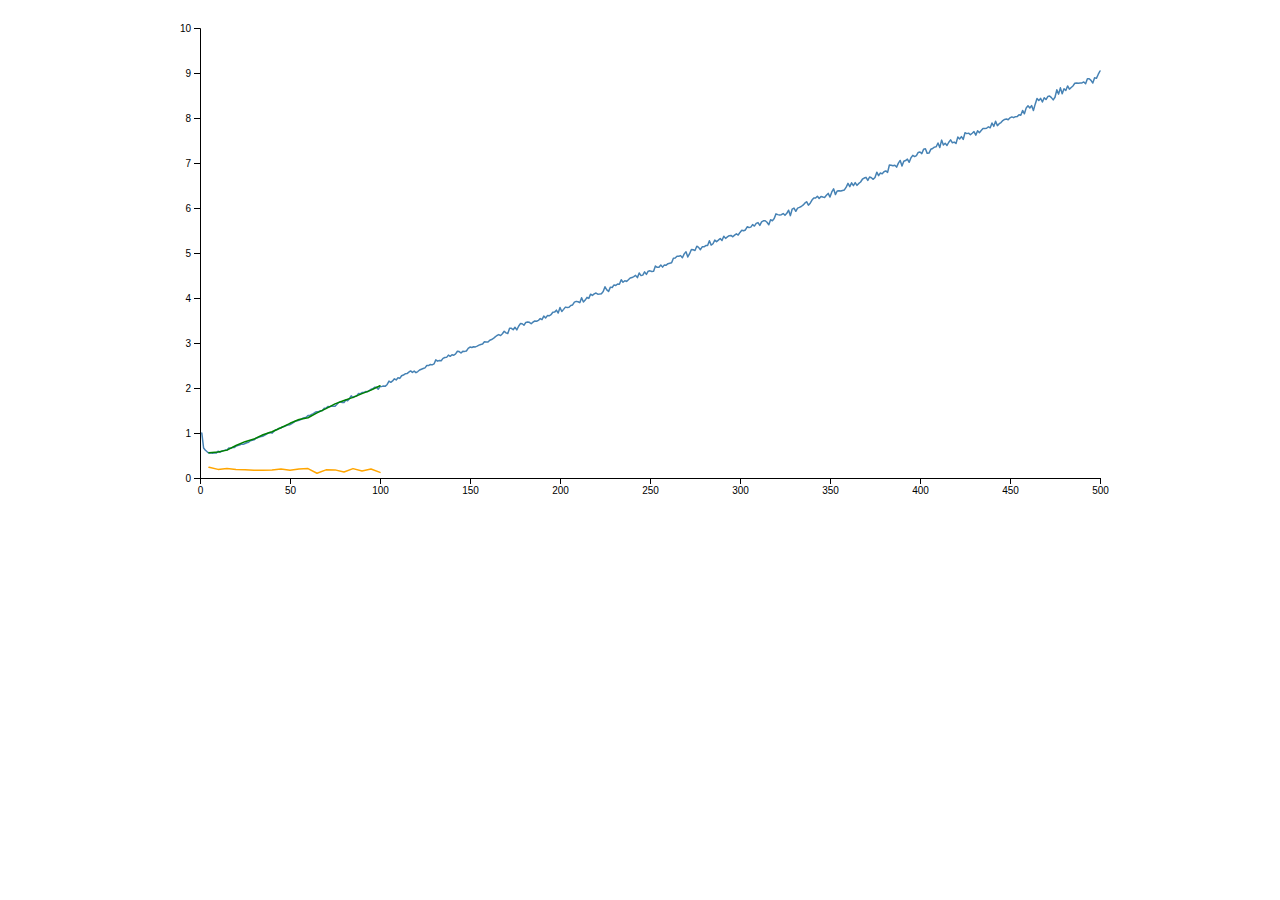
<file: fig_ngons_zoom.html>
<!DOCTYPE html>
<meta charset="utf-8">
<style>

 body {
     font: 10px sans-serif;
     text-align: center;
 }

 .axis path,
 .axis line {
     fill: none;
     stroke: #000;
     shape-rendering: crispEdges;
 }

 .point {
     fill: steelblue;
     stroke: #000;
 }

 .am-point {
     fill: steelblue;
     stroke: #000;
 }

</style>
<body>
    <script src="js/d3.v4.min.js"></script>
    <script>


     var _transitions = [
         {
             transitionBackward: function() {
                 d3.select("body").select("svg").transition()
                   .duration(750).call(zoom.transform, d3.zoomIdentity);
             },
             transitionForward: function() {
                 //d3.select("body").select("svg").transition()
                 //.duration(750).call(zoom.transform, d3.zoomIdentity.scale(30).translate(100,-100));
                 d3.select("body").select("svg").transition()
                   .duration(750).call(zoom.transform,
                                       d3.zoomIdentity
                                         .scale(10)
                                         .translate(0,-yScale(yScale.domain()[1]/10))
                                         .translate(-xScale(50), 0)
                   );
             },
             index: 0
         },
         {
             transitionBackward: function() {
                 //d3.select("body").select("svg").transition()
                 //.duration(750).call(zoom.transform, d3.zoomIdentity.scale(30).translate(100,-100));
                 d3.select("body").select("svg").transition()
                   .duration(750).call(zoom.transform,
                                       d3.zoomIdentity
                                         .scale(10)
                                         .translate(0,-yScale(yScale.domain()[1]/10))
                                         .translate(-xScale(50), height-yScale(18))
                   );
             },
             transitionForward: function() {
                 //d3.select("body").select("svg").transition()
                 //.duration(750).call(zoom.transform, d3.zoomIdentity.scale(30).translate(100,-100));
                 d3.select("body").select("svg").transition()
                   .duration(750).call(zoom.transform,
                                       d3.zoomIdentity
                                         .scale(100)
                                         .translate(0,-yScale(yScale.domain()[1]/100))
                                         .translate(-xScale(80), height-yScale(29))
                   );
             },
             index: 1
         },
     ];

     function delinearize(x, y) {
         return y - (x+2)/3;
     }

     var margin = {top: 20, right: 20, bottom: 30, left: 40},
         width = 960 - margin.left - margin.right,
         height = 500 - margin.top - margin.bottom;

     var xScale = d3.scaleLinear()
                    .range([0, width]);

     var yScale = d3.scaleLinear()
                    .range([height, 0]);

     var xAxis = d3.axisBottom(xScale);
     var yAxis = d3.axisLeft(yScale);

     var gX;
     var gY;

     var svg = d3.select("body").append("svg")
                 .attr("width", width + margin.left + margin.right)
                 .attr("height", height + margin.top + margin.bottom)
                 .append("g")
                 .attr("transform", "translate(" + margin.left + "," + margin.top + ")");

     var chart = svg.append("g");

     var zoom = d3.zoom()
                  .scaleExtent([1, 40])
     //.translateExtent([[0, 0], [width, height]])
                  .on("zoom", zoomed);

     d3.select("body").select("svg").call(zoom);

     function zoomed() {
         chart.attr("transform", d3.event.transform);
         gX.call(xAxis.scale(d3.event.transform.rescaleX(xScale)));
         gY.call(yAxis.scale(d3.event.transform.rescaleY(yScale)));
     }

     d3.tsv("compare_degrees.tsv", function(error, data) {
         if (error) throw error;

         // Coerce the data to numbers.
         data.forEach(function(d) {
             d.N = +d.N;
             d.wl_1gons = +d.wl_1gons;
         });

         // Compute the scales’ domains.
         xScale.domain(d3.extent(data, function(d) { return d.N; })).nice();
         yScale.domain(d3.extent(data, function(d) { return delinearize(d.N, d.wl_1gons); })).nice();

         // Add the x-axis.
         gX = svg.append("g")
                 .attr("transform", function() { return "translate(" + 0 + "," + height + ")" })
                 .call(xAxis);

         // Add the y-axis.
         gY = svg.append("g")
                 .call(yAxis);

         // Add the points!
         chart.append("path")
              .datum(data)
              .attr("fill", "none")
              .attr("stroke", "steelblue")
              .attr("vector-effect", "non-scaling-stroke")
              .attr("stroke-linejoin", "round")
              .attr("stroke-linecap", "round")
              .attr("stroke-width", 1.5)
              .attr("d", d3.line()
                           .x(function(d) { return xScale(d.N); })
                           .y(function(d) { return yScale(delinearize(d.N, d.wl_1gons)); }));

     });

     d3.tsv("compare_degrees.tsv", function(error, data) {
         if (error) throw error;

         // Coerce the data to numbers.
         data.forEach(function(d) {
             d.N = +d.N;
             d.am_1gons = +d.am_1gons;
         });

         data = data.filter(d => !isNaN(d.am_1gons));

         // Add the points!
         chart.append("path")
              .datum(data)
              .attr("fill", "none")
              .attr("stroke", "orange")
              .attr("vector-effect", "non-scaling-stroke")
              .attr("stroke-linejoin", "round")
              .attr("stroke-linecap", "round")
              .attr("stroke-width", 1.5)
              .attr("d", d3.line()
                           .x(function(d) { return xScale(d.N); })
                           .y(function(d) { return yScale(delinearize(d.N, d.am_1gons)); }));
     });

     d3.tsv("compare_degrees.tsv", function(error, data) {
         if (error) throw error;

         // Coerce the data to numbers.
         data.forEach(function(d) {
             d.N = +d.N;
             d.uf_1gons = +d.uf_1gons;
         });

         data = data.filter(d => !isNaN(d.uf_1gons));

         // Add the points!
         chart.append("path")
              .datum(data)
              .attr("fill", "none")
              .attr("stroke", "green")
              .attr("vector-effect", "non-scaling-stroke")
              .attr("stroke-linejoin", "round")
              .attr("stroke-linecap", "round")
              .attr("stroke-width", 1.5)
              .attr("d", d3.line()
                           .x(function(d) { return xScale(d.N); })
                           .y(function(d) { return yScale(delinearize(d.N, d.uf_1gons)); }));
     });

    </script>
</file>
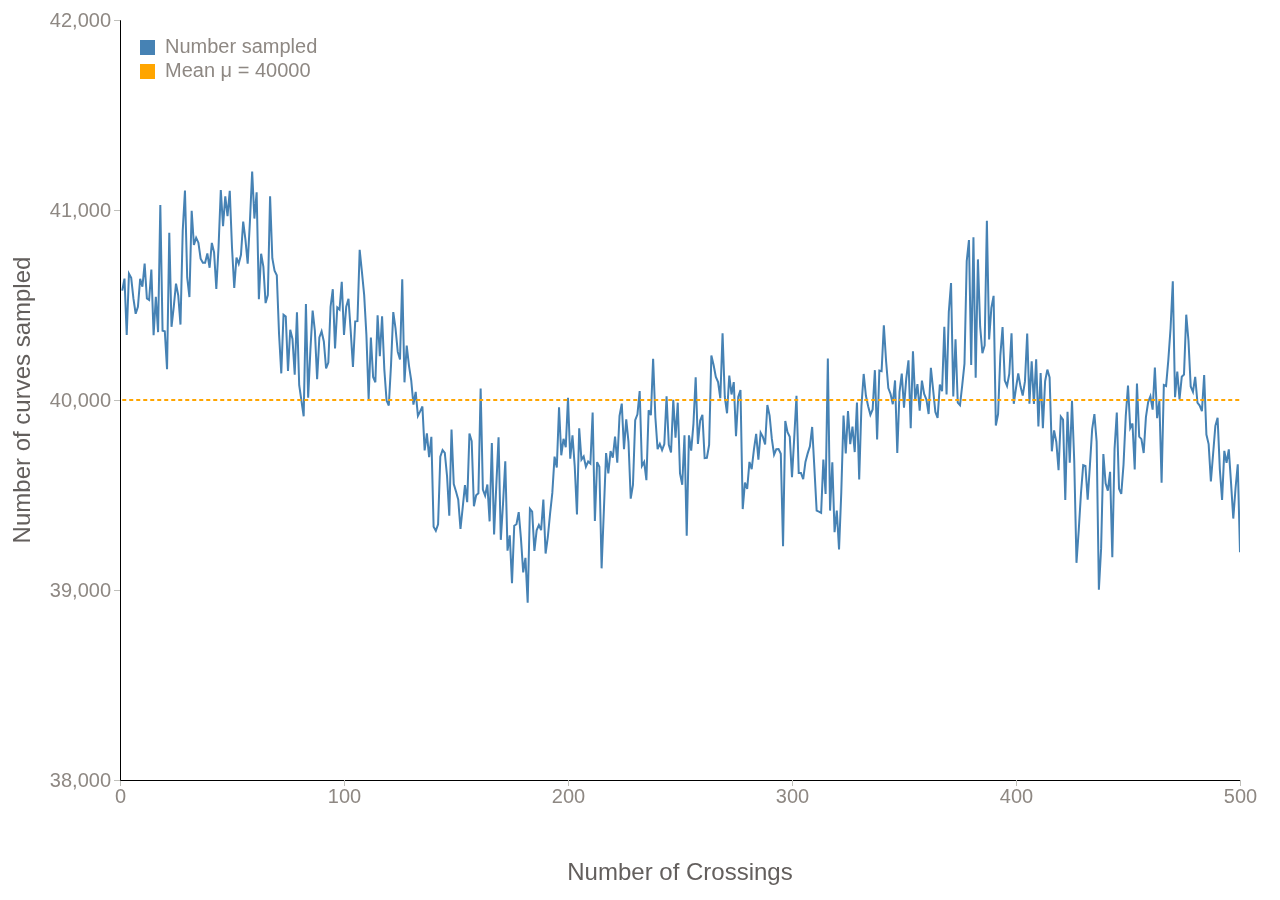
<file: fig_samplehist.html>
<!DOCTYPE html>
<meta charset="utf-8">
<body>
    <script src="js/d3.v4.min.js"></script>
    <script src="js/d3-legend.min.js"></script>
    <script src="LinePlot.js"></script>
    <link rel="stylesheet" type="text/css" href="LinePlot.css">
    <link rel="stylesheet" type="text/css" href="wl_lines.css">

    <div id="visualization"></div>
    <script>

     function delinearize(x, y) {
         return y - (x+2)/3;
     }

     const linePlot = LinePlot();

     const _viewPorts = [
         [0,  38000,   500, 42000],
         [0, 0,   500,  50000],
     ];

     // transitions for reveal.js fragments
     var _transitions = _viewPorts.slice(0,-1).map(
         (v,k) => {
             return {
                 transitionBackward: function() {
                     linePlot.zoomTo(_viewPorts[k])
                 },
                 transitionForward: function() {
                     linePlot.zoomTo(_viewPorts[k+1]);
                 },
                 index: k
             };
         });

     function main() {
         const visualization = d3.select('#visualization');
         const visualizationDiv = visualization.node();
         const svg = visualization.append('svg');

         linePlot
             .xValue(d => d.N)
             .yValue(d => d.Count)
             .viewPort(_viewPorts[0])
             .xLabel("Number of Crossings")
             .yLabel("Number of curves sampled");

         const row = d => {
             d.N = +d.N;
             d.Count = +d.Count;
             d.meanY = 40000
             return d;
         }

         linePlot.addLine({
             title: "Number sampled",
             cls: 'wang-landau',
             x: (d) => { return d.N; },
             y: (d) => { return d.Count; },
             yerr: d=>0,
         });

         linePlot.addLine({
             title: "Mean μ = 40000",
             cls: 'mean-fit',
             x: d => d.N,
             y: d => d.meanY,
             yerr: d=> null,
         });

         d3.tsv("wl_500_goodrun_data.tsv", row, function(data) {
             linePlot.data(data);

             const render = () => {
                 const width = visualizationDiv.clientWidth;
                 const height = visualizationDiv.clientHeight;

                 linePlot
                     .width(width)
                     .height(height)

                 svg
                     .attr('width', width)
                     .attr('height', height)
                     .call(linePlot);
             }

             render();

             window.addEventListener('resize', render);
         });
     };

     main();

    </script>
</file>
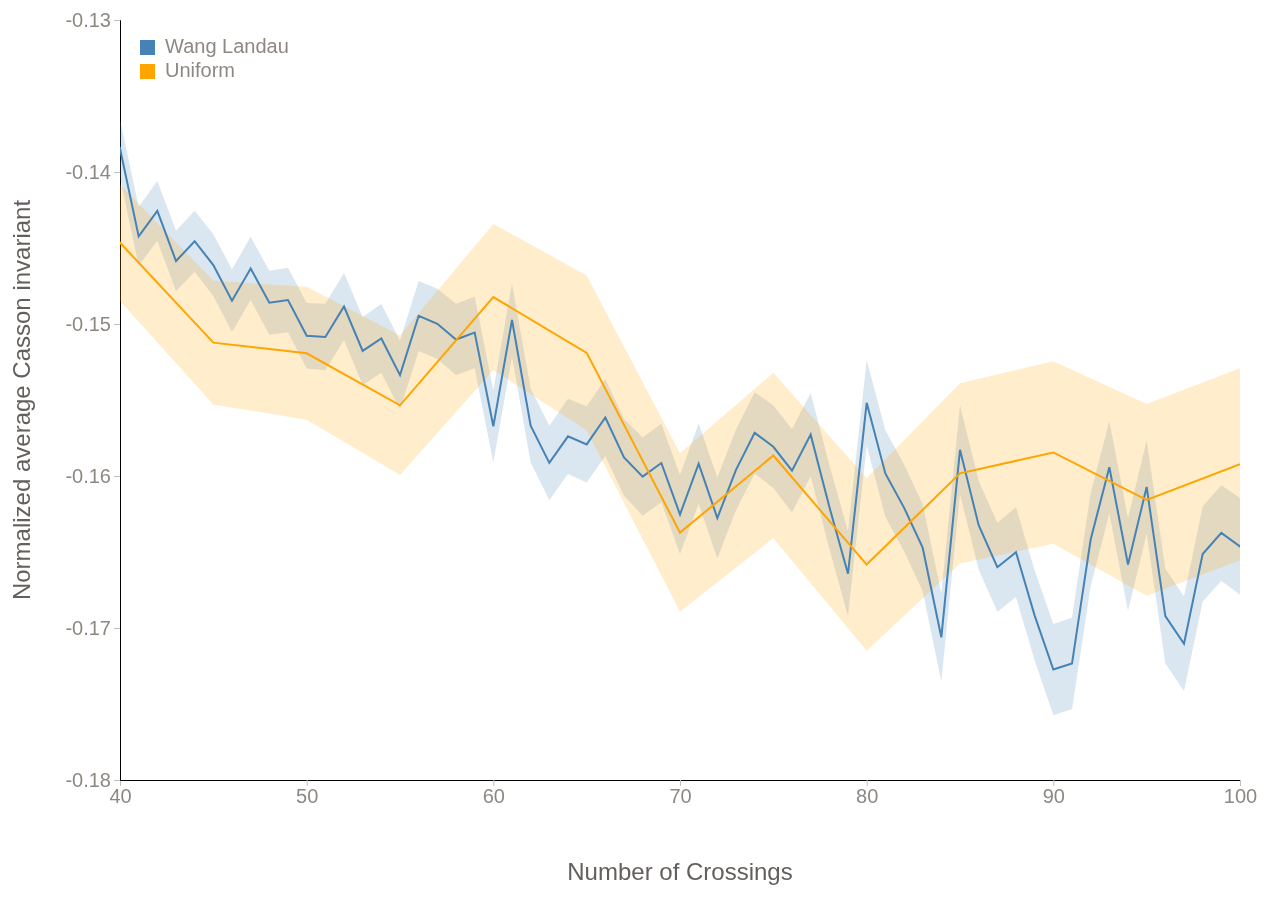
<file: fig_v2ivt.html>
<!DOCTYPE html>
<meta charset="utf-8">
<body>
    <script src="js/d3.v4.min.js"></script>
    <script src="js/d3-legend.min.js"></script>
    <script src="LinePlot.js"></script>
    <link rel="stylesheet" type="text/css" href="LinePlot.css">
    <link rel="stylesheet" type="text/css" href="wl_lines.css">

    <div id="visualization"></div>
    <script>

     function delinearize(x, y) {
         return y - 0.0268*x;
     }

     const linePlot = LinePlot();

     const _viewPorts = [
         [40,  -0.18,   100, -0.13],
         [0, -0.2,   200,  -0.1],
         [0, -0.2,   500,  -0.1]
     ];

     // transitions for reveal.js fragments
     var _transitions = _viewPorts.slice(0,-1).map(
         (v,k) => {
             return {
                 transitionBackward: function() {
                     linePlot.zoomTo(_viewPorts[k])
                 },
                 transitionForward: function() {
                     linePlot.zoomTo(_viewPorts[k+1]);
                 },
                 index: k
             };
         });

     function main() {
         const visualization = d3.select('#visualization');
         const visualizationDiv = visualization.node();
         const svg = visualization.append('svg');

         linePlot
             .xValue(d => d.N)
             .yValue(d => d.wl_1gons)
             .viewPort(_viewPorts[0])
             .xLabel("Number of Crossings")
             .yLabel("Normalized average Casson invariant");

         const row = d => {
             d.N = +d.N;
             d.wl_v2inv = +d.wl_v2inv;
             d.wl_v2inv_err = +d.wl_v2inv_err;

             d.uf_v2inv = +d.uf_v2inv;
             d.uf_v2inv_err = +d.uf_v2inv_err;
             return d;
         }

         linePlot.addLine({
             title: "Wang Landau",
             cls: 'wang-landau',
             x: (d) => { return d.N; },
             y: (d) => { return delinearize(d.N, d.wl_v2inv); },
             yerr: (d) => d.wl_v2inv_err,
         });

         linePlot.addLine({
             title: "Uniform",
             cls: 'uniform',
             x: (d) => { return d.N; },
             y: (d) => { return delinearize(d.N, d.uf_v2inv); },
             yerr: (d) => d.uf_v2inv_err,
         });

         d3.tsv("compare_v2.tsv", row, function(data) {
             linePlot.data(data);

             const render = () => {
                 const width = visualizationDiv.clientWidth;
                 const height = visualizationDiv.clientHeight;

                 linePlot
                     .width(width)
                     .height(height)

                 svg
                     .attr('width', width)
                     .attr('height', height)
                     .call(linePlot);
             }

             render();

             window.addEventListener('resize', render);
         });
     };

     main();

    </script>
</file>
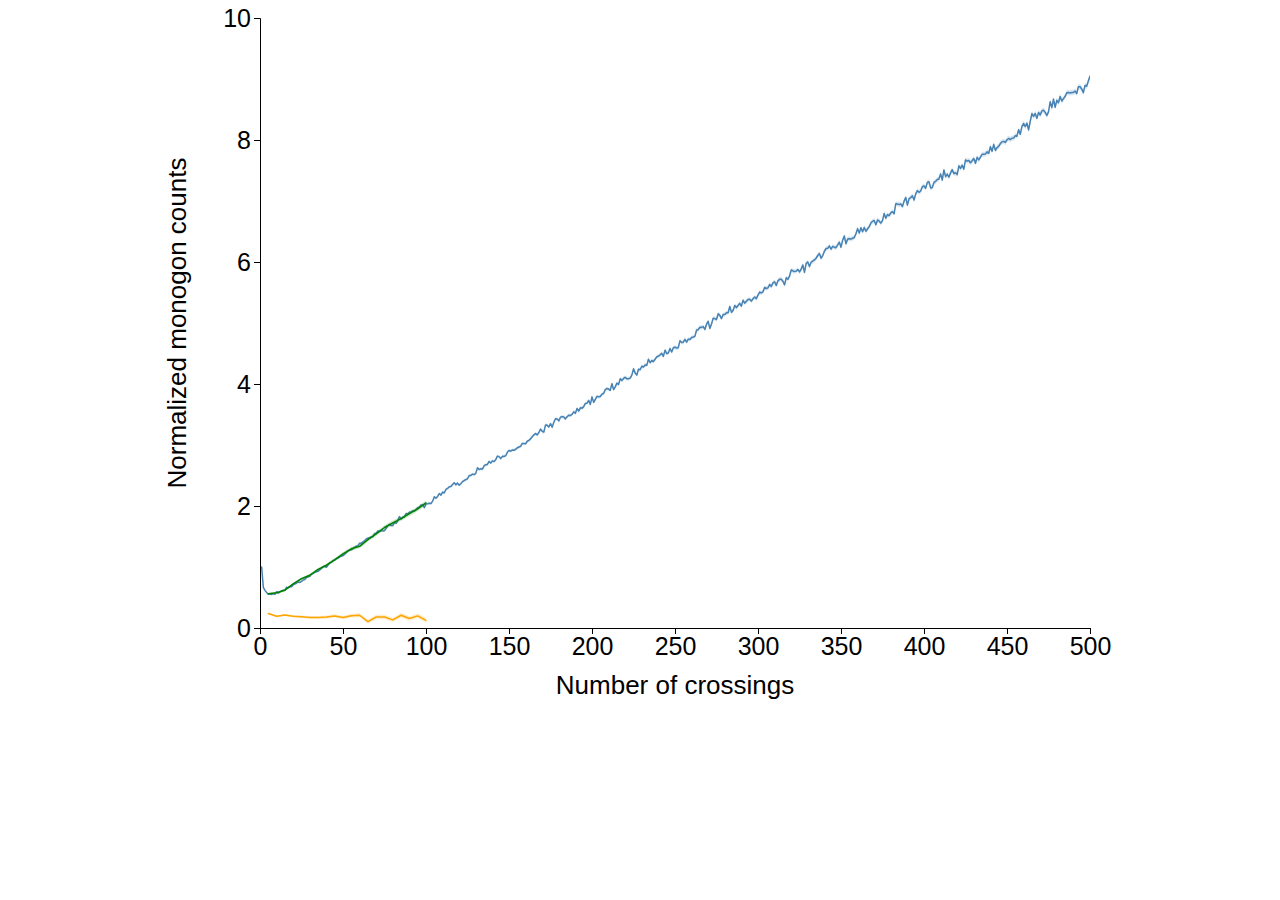
<file: fix_ngons_nonreactive.html>
<!DOCTYPE html>
<meta charset="utf-8">
<style>

 body {
     font-size: 26px;
     font-family: 'Source Sans Pro', Helvetica, sans-serif;
     text-align: center;
 }

 .axis path,
 .axis line {
     fill: none;
     stroke: #000;
     shape-rendering: crispEdges;
 }

 .error-line {
     stroke: #000;
 }

 .point {
     fill: steelblue;
     stroke: #000;
 }

 .area {
     opacity: .2;
 }


 .am-point {
     fill: steelblue;
     stroke: #000;
 }

</style>
<body>
    <script src="js/d3.v4.min.js"></script>
    <script>


     var _transitions = [
         {
             transitionBackward: function() {
                 zoomTo(xRange[0], yRange[0], xRange[1], yRange[1])
             },
             transitionForward: function() {
                 zoomTo(50, 0, 95, 2.0);
             },
             index: 0
         },
         {
             transitionBackward: function() {
                 zoomTo(50, 0, 95, 2.0);
             },
             transitionForward: function() {
                 zoomTo(84, 1.7, 96, 2);
             },
             index: 1
         },
     ];

     function delinearize(x, y) {
         return y - (x+2)/3;
     }

     var margin = {top: 10, right: 30, bottom: 80, left: 100},
         width = 960 - margin.left - margin.right,
         height = 700 - margin.top - margin.bottom;

     var xScale = d3.scaleLinear()
                    .range([0, width]);

     var yScale = d3.scaleLinear()
                    .range([height, 0]);

     var xAxis = d3.axisBottom(xScale);
     var yAxis = d3.axisLeft(yScale).tickArguments([5]);

     var xRange = [0, 500];
     var yRange = [0, 10];

     var gX;
     var gY;

     var svg = d3.select("body").append("svg")
                 .attr("width", width + margin.left + margin.right)
                 .attr("height", height + margin.top + margin.bottom)
                 .append("g")
                 .attr("transform", "translate(" + margin.left + "," + margin.top + ")");


     // Add the x-axis.
     gX = svg.append("g")
             .attr("transform", function() { return "translate(" + 0 + "," + height + ")" })
             .call(xAxis)
             .attr("font-family", "'Source Sans Pro', Helvetica, sans-serif")
             .attr("font-size", "25px");

     // Add the y-axis.
     gY = svg.append("g")
             .call(yAxis)
             .attr("font-family", "'Source Sans Pro', Helvetica, sans-serif")
             .attr("font-size", "25px");

     svg.append("clipPath")
        .attr("id", "clip")
        .append("rect")
        .attr("width", width)
        .attr("height", height)

     var chart = svg.append("g")
                    .attr("clip-path", "url(#clip)");

     // Y axis label
     svg.append("text")
        .attr("transform", "rotate(-90)")
        .attr("y", 0 - margin.left)
        .attr("x", 0 - (height/2))
        .attr("dy", "1em")
        .style("text-anchor", "middle")
        .text("Normalized monogon counts")

     // X axis label
     svg.append("text")
        .attr("y", height+margin.bottom/2)
        .attr("x", width/2)
        .attr("dy", "1em")
        .style("text-anchor", "middle")
        .text("Number of crossings")

     // Chart title
     /* d3.select("body").select("svg").append("text")
      *    .attr("y", 0)
      *    .attr("x", margin.left+(width)/2)
      *    .attr("dy", "1em")
      * .attr("font-size", "150%")
      * .style("text-anchor", "middle")
      *    .text("Monogons in random shadows");
      */

     function zoomTo(x0, y0, x1, y1) {
         tx0 = xScale.domain()[0];
         ty0 = 10;//yRange[1];
         xScale.domain([x0, x1]);
         yScale.domain([y0, y1]);
         var t = svg.transition().duration(750);
         gX.transition(t).call(xAxis);
         gY.transition(t).call(yAxis);
         ky = (yRange[1] - yRange[0])/(y1 - y0);
         kx = (xRange[1] - xRange[0])/(x1 - x0);
         tx = xScale(0)/kx;
         ty = yScale(ty0)/ky;

         d3.selectAll(".chart-zoom").transition(t)
           .attr("transform", "scale("+kx+","+ky+")translate("+tx+","+ty+")");
         chart.selectAll("circle").transition(t)
              .attr("cx", function(d) { return xScale(d.x); })
              .attr("cy", function(d) { return yScale(d.y); });
         chart.selectAll(".error-line").transition(t)
              .attr("x1", (d) => xScale(d.x))
              .attr("x2", (d) => xScale(d.x))
              .attr("y1", (d) => yScale(d.y - d.y_err))
              .attr("y2", (d) => yScale(d.y + d.y_err));

         //.attr("transform", "scale("+kx+", "+ky+")translate("+tx+", "+ty+")");
     }

     d3.tsv("compare_degrees.tsv", function(error, data) {
         if (error) throw error;

         // Coerce the data to numbers.
         data.forEach(function(d) {
             d.x = +d.N;
             d.y_raw = +d.wl_1gons;
             d.y_err = +d.wl_1gons_err;
             d.y = delinearize(d.x, d.y_raw);
         });

         // Compute the scales’ domains.
         xScale.domain(d3.extent(data, function(d) { return d.x; })).nice();
         xRange = xScale.domain();
         yScale.domain(d3.extent(data, function(d) { return d.y; })).nice();
         yRange = yScale.domain();

         gX.call(xAxis)
         gY.call(yAxis)

         errorlines = d3.area()
                        .x(d => xScale(d.x))
                        .y0(d => yScale(d.y - d.y_err))
                        .y1(d => yScale(d.y + d.y_err));

         chart.append("path")
              .datum(data)
              .attr("class", "chart-zoom")
              .attr("class", "chart-zoom area")
              .attr("fill", "steelblue")
              .attr("d", errorlines);

         // Add the points!
         chart.append("path")
              .datum(data)
              .attr("class", "chart-zoom")
              .attr("fill", "none")
              .attr("stroke", "steelblue")
              .attr("vector-effect", "non-scaling-stroke")
              .attr("stroke-linejoin", "round")
              .attr("stroke-linecap", "round")
              .attr("stroke-width", 1.5)
              .attr("d", d3.line()
                           .x(function(d) { return xScale(d.x); })
                           .y(function(d) { return yScale(d.y); }));

         /* chart.selectAll("circle")
          *      .data(data.filter((d) => d.N % 5 == 0))
          *      .enter()
          *      .append("circle")
          *      .attr("cx", function(d) { return xScale(d.x); })
          *      .attr("cy", function(d) { return yScale(d.y); })
          *      .attr("r", 3);

          * chart.selectAll("line")
          *      .data(data.filter((d) => d.N % 5 == 0))
          *      .enter()
          *      .append("line")
          *      .attr("class", "error-line")
          *      .attr("x1", (d) => xScale(d.x))
          *      .attr("y1", (d) => yScale(d.y - d.y_err))
          *      .attr("x2", (d) => xScale(d.x))
          *      .attr("y2", (d) => yScale(d.y + d.y_err));
          */

     });

     d3.tsv("compare_degrees.tsv", function(error, data) {
         if (error) throw error;

         // Coerce the data to numbers.
         data.forEach(function(d) {
             d.x = +d.N;
             d.y_raw = +d.am_1gons;
             d.y = delinearize(d.x, d.y_raw);
             d.y_err = +d.am_1gons_err;
         });

         data = data.filter(d => !isNaN(d.y));
         errorlines = d3.area()
                        .x(d => xScale(d.x))
                        .y0(d => yScale(d.y - d.y_err))
                        .y1(d => yScale(d.y + d.y_err));

         chart.append("path")
              .datum(data)
              .attr("class", "chart-zoom")
              .attr("class", "chart-zoom area")
              .attr("fill", "orange")
              .attr("d", errorlines);
         // Add the points!
         chart.append("path")
              .datum(data)
              .attr("class", "chart-zoom")
              .attr("fill", "none")
              .attr("stroke", "orange")
              .attr("vector-effect", "non-scaling-stroke")
              .attr("stroke-linejoin", "round")
              .attr("stroke-linecap", "round")
              .attr("stroke-width", 1.5)
              .attr("clip-path", "url(#clip)")
              .attr("d", d3.line()
                           .x(function(d) { return xScale(d.x); })
                           .y(function(d) { return yScale(d.y); }));


     });

     d3.tsv("compare_degrees.tsv", function(error, data) {
         if (error) throw error;

         // Coerce the data to numbers.
         data.forEach(function(d) {
             d.x = +d.N;
             d.y_raw = +d.uf_1gons;
             d.y = delinearize(d.x, d.y_raw);
             d.y_err = +d.uf_1gons_err;
         });

         data = data.filter(d => !isNaN(d.y));
         errorlines = d3.area()
                        .x(d => xScale(d.x))
                        .y0(d => yScale(d.y - d.y_err))
                        .y1(d => yScale(d.y + d.y_err));

         chart.append("path")
              .datum(data)
              .attr("class", "chart-zoom")
              .attr("class", "chart-zoom area")
              .attr("fill", "green")
              .attr("d", errorlines);
         // Add the points!
         chart.append("path")
              .datum(data)
              .attr("class", "chart-zoom")
              .attr("fill", "none")
              .attr("stroke", "green")
              .attr("vector-effect", "non-scaling-stroke")
              .attr("stroke-linejoin", "round")
              .attr("stroke-linecap", "round")
              .attr("stroke-width", 1.5)
              .attr("clip-path", "url(#clip)")
              .attr("d", d3.line()
                           .x(function(d) { return xScale(d.x); })
                           .y(function(d) { return yScale(d.y); }));


     });

    </script>
</file>
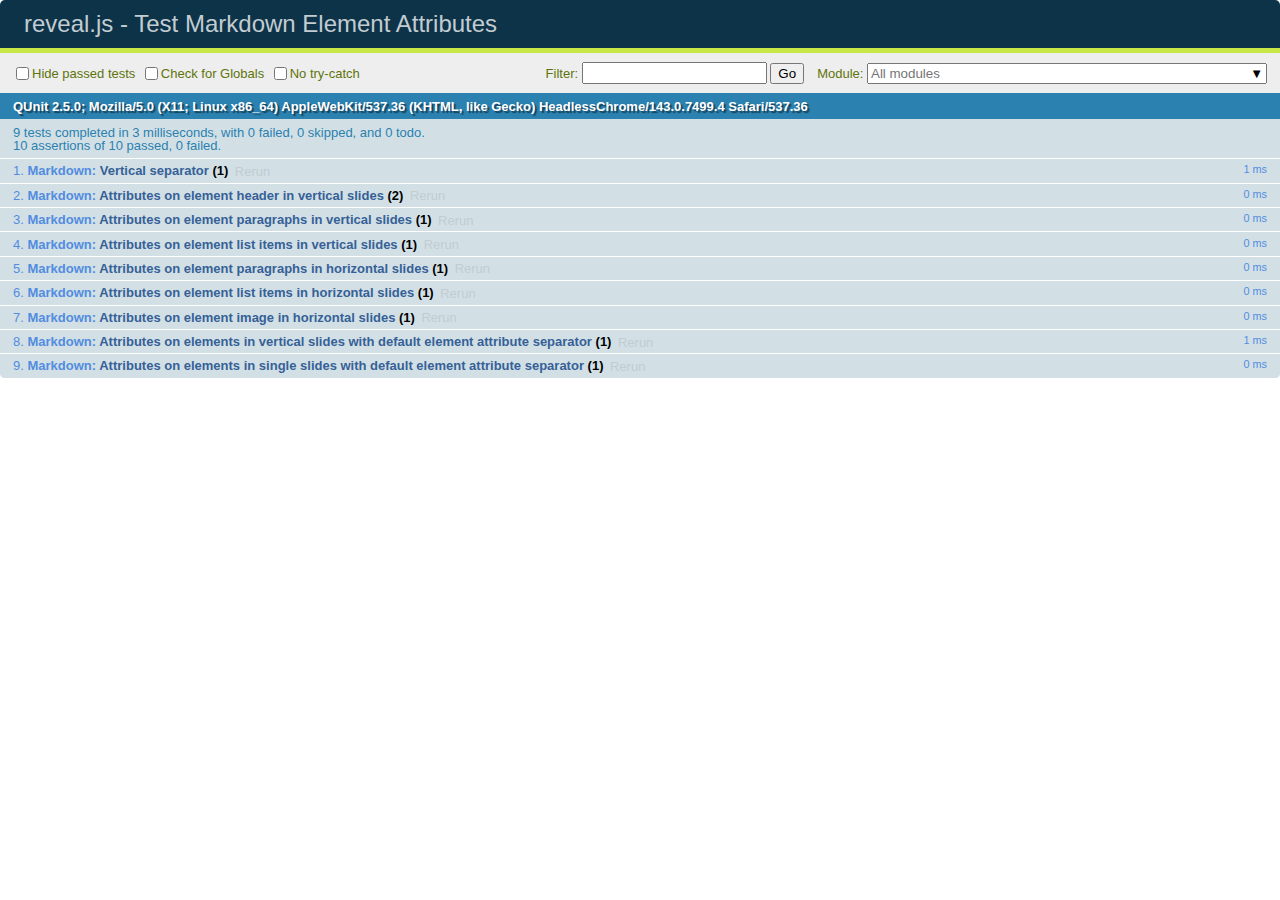
<file: test/test-markdown-element-attributes.html>
<!doctype html>
<html lang="en">

	<head>
		<meta charset="utf-8">

		<title>reveal.js - Test Markdown Element Attributes</title>

		<link rel="stylesheet" href="../css/reveal.css">
		<link rel="stylesheet" href="qunit-2.5.0.css">
	</head>

	<body style="overflow: auto;">

		<div id="qunit"></div>
		<div id="qunit-fixture"></div>

		<div class="reveal" style="display: none;">

			<div class="slides">

				<!-- <section data-markdown="example.md" data-separator="^\n\n\n" data-separator-vertical="^\n\n"></section> -->

				<!-- Slides are separated by newline + three dashes + newline, vertical slides identical but two dashes -->
				<section data-markdown data-separator="^\n---\n$" data-separator-vertical="^\n--\n$" data-element-attributes="{_\s*?([^}]+?)}">>
					<script type="text/template">
						## Slide 1.1
						<!-- {_class="fragment fade-out" data-fragment-index="1"} -->

						--

						## Slide 1.2
						<!-- {_class="fragment shrink"} -->

						Paragraph 1
						<!-- {_class="fragment grow"} -->

						Paragraph 2
						<!-- {_class="fragment grow"} -->

						- list item 1 <!-- {_class="fragment grow"} -->
						- list item 2 <!-- {_class="fragment grow"} -->
						- list item 3 <!-- {_class="fragment grow"} -->


						---

						## Slide 2


						Paragraph 1.2  
						multi-line <!-- {_class="fragment highlight-red"} -->

						Paragraph 2.2 <!-- {_class="fragment highlight-red"} -->

						Paragraph 2.3 <!-- {_class="fragment highlight-red"} -->

						Paragraph 2.4 <!-- {_class="fragment highlight-red"} -->

						- list item 1 <!-- {_class="fragment highlight-green"} -->
						- list item 2<!-- {_class="fragment highlight-green"} -->
						- list item 3<!-- {_class="fragment highlight-green"} -->
						- list item 4
						<!-- {_class="fragment highlight-green"} -->
						- list item 5<!-- {_class="fragment highlight-green"} -->

						Test

						![Example Picture](examples/assets/image2.png)
						<!-- {_class="reveal stretch"} -->

					</script>
				</section>



				<section 	data-markdown data-separator="^\n\n\n"
									data-separator-vertical="^\n\n"
									data-separator-notes="^Note:"
									data-charset="utf-8">
					<script type="text/template">
						# Test attributes in Markdown with default separator
						## Slide 1 Def <!-- .element: class="fragment highlight-red" data-fragment-index="1" -->


						## Slide 2 Def
						<!-- .element: class="fragment highlight-red" -->

					</script>
				</section>

				<section data-markdown>
				  <script type="text/template">
					## Hello world
					A paragraph
					<!-- .element: class="fragment highlight-blue" -->
				  </script>
				</section>

				<section data-markdown>
				  <script type="text/template">
					## Hello world

					Multiple  
					Line
					<!-- .element: class="fragment highlight-blue" -->
				  </script>
				</section>

				<section data-markdown>
				  <script type="text/template">
					## Hello world

					Test<!-- .element: class="fragment highlight-blue" -->

					More Test
				  </script>
				</section>


			</div>

		</div>

		<script src="../lib/js/head.min.js"></script>
		<script src="../js/reveal.js"></script>
		<script src="../plugin/markdown/marked.js"></script>
		<script src="../plugin/markdown/markdown.js"></script>
		<script src="qunit-2.5.0.js"></script>

		<script src="test-markdown-element-attributes.js"></script>

	</body>
</html>
</file>
<file: LinePlot.css>
body {
     font-size: 26px;
     font-family: 'Source Sans Pro', Helvetica, sans-serif;
     text-align: center;
 }

 .axis path,
 .axis line {
     fill: none;
     stroke: #000;
     shape-rendering: crispEdges;
 }

 .error-line {
     stroke: #000;
 }

 .point {
     fill: steelblue;
     stroke: #000;
 }

 .area {
     opacity: .2;
 }

 .path-data {
     stroke-width: 2px;
     vector-effect: non-scaling-stroke;
 }

 .am-point {
     fill: steelblue;
     stroke: #000;
 }

 .tick line {
     stroke: #C0C0BB;
 }
 .tick text, .legendCells text {
     fill: #8E8883;
     font-size: 15pt;
     font-family: 'Source Sans Pro', Helvetica, sans-serif;
 }

 .axis-label, .legend-label {
     fill: #635F5D;
     font-size: 18pt;
     font-family: 'Source Sans Pro', Helvetica, sans-serif;
 }

 #visualization {
     position: fixed;
     left: 0px;
     right: 0px;
     top: 0px;
     bottom: 0px;
 }
</file>
<file: wl_lines.css>
.path-data.wang-landau {
    stroke: steelblue;
}
.swatch.wang-landau, .area.wang-landau {
    fill: steelblue;
}

.path-data.mean-fit {
    stroke: orange;
    stroke-dasharray: 4 3;
}
.swatch.mean-fit, .area.mean-fit {
    fill:orange;
}

.path-data.uniform {
    stroke: orange;
}
.swatch.uniform, .area.uniform {
    fill: orange;
}

.path-data.allmaps {
    stroke: green;
}
.swatch.allmaps, .area.allmaps {
    fill: green;
}
</file>
<file: LinePlotMini.css>
body {
     font-size: 26px;
     font-family: 'Source Sans Pro', Helvetica, sans-serif;
     text-align: center;
 }

 .axis path,
 .axis line {
     fill: none;
     stroke: #000;
     shape-rendering: crispEdges;
 }

 .error-line {
     stroke: #000;
 }

 .point {
     fill: steelblue;
     stroke: #000;
 }

 .area {
     opacity: .2;
 }

 .path-data {
     stroke-width: 2px;
     vector-effect: non-scaling-stroke;
 }

 .am-point {
     fill: steelblue;
     stroke: #000;
 }

 .tick line {
     stroke: #C0C0BB;
 }
 .tick text, .legendCells text {
     fill: #8E8883;
     font-size: 15pt;
     font-family: 'Source Sans Pro', Helvetica, sans-serif;
 }

 .axis-label, .legend-label {
     fill: #635F5D;
     font-size: 18pt;
     font-family: 'Source Sans Pro', Helvetica, sans-serif;
 }

 #visualization {
     position: fixed;
     left: 0px;
     right: 0px;
     top: 0px;
     bottom: 0px;
 }
</file>
<file: gauss_diagram.css>
.circle-edge {
    stroke-width:1; fill:none;
}

.edge-positive {
    stroke: red;
}

.edge-negative {
    stroke: blue;
}

.edge-new {
    stroke-width:2;
}
</file>
<file: test/qunit-2.5.0.css>
/*!
 * QUnit 2.5.0
 * https://qunitjs.com/
 *
 * Copyright jQuery Foundation and other contributors
 * Released under the MIT license
 * https://jquery.org/license
 *
 * Date: 2018-01-10T02:56Z
 */

/** Font Family and Sizes */

#qunit-tests, #qunit-header, #qunit-banner, #qunit-testrunner-toolbar, #qunit-filteredTest, #qunit-userAgent, #qunit-testresult {
	font-family: "Helvetica Neue Light", "HelveticaNeue-Light", "Helvetica Neue", Calibri, Helvetica, Arial, sans-serif;
}

#qunit-testrunner-toolbar, #qunit-filteredTest, #qunit-userAgent, #qunit-testresult, #qunit-tests li { font-size: small; }
#qunit-tests { font-size: smaller; }


/** Resets */

#qunit-tests, #qunit-header, #qunit-banner, #qunit-filteredTest, #qunit-userAgent, #qunit-testresult, #qunit-modulefilter {
	margin: 0;
	padding: 0;
}


/** Header (excluding toolbar) */

#qunit-header {
	padding: 0.5em 0 0.5em 1em;

	color: #8699A4;
	background-color: #0D3349;

	font-size: 1.5em;
	line-height: 1em;
	font-weight: 400;

	border-radius: 5px 5px 0 0;
}

#qunit-header a {
	text-decoration: none;
	color: #C2CCD1;
}

#qunit-header a:hover,
#qunit-header a:focus {
	color: #FFF;
}

#qunit-banner {
	height: 5px;
}

#qunit-filteredTest {
	padding: 0.5em 1em 0.5em 1em;
	color: #366097;
	background-color: #F4FF77;
}

#qunit-userAgent {
	padding: 0.5em 1em 0.5em 1em;
	color: #FFF;
	background-color: #2B81AF;
	text-shadow: rgba(0, 0, 0, 0.5) 2px 2px 1px;
}


/** Toolbar */

#qunit-testrunner-toolbar {
	padding: 0.5em 1em 0.5em 1em;
	color: #5E740B;
	background-color: #EEE;
}

#qunit-testrunner-toolbar .clearfix {
	height: 0;
	clear: both;
}

#qunit-testrunner-toolbar label {
	display: inline-block;
}

#qunit-testrunner-toolbar input[type=checkbox],
#qunit-testrunner-toolbar input[type=radio] {
	margin: 3px;
	vertical-align: -2px;
}

#qunit-testrunner-toolbar input[type=text] {
	box-sizing: border-box;
	height: 1.6em;
}

.qunit-url-config,
.qunit-filter,
#qunit-modulefilter {
	display: inline-block;
	line-height: 2.1em;
}

.qunit-filter,
#qunit-modulefilter {
	float: right;
	position: relative;
	margin-left: 1em;
}

.qunit-url-config label {
	margin-right: 0.5em;
}

#qunit-modulefilter-search {
	box-sizing: border-box;
	width: 400px;
}

#qunit-modulefilter-search-container:after {
	position: absolute;
	right: 0.3em;
	content: "\25bc";
	color: black;
}

#qunit-modulefilter-dropdown {
	/* align with #qunit-modulefilter-search */
	box-sizing: border-box;
	width: 400px;
	position: absolute;
	right: 0;
	top: 50%;
	margin-top: 0.8em;

	border: 1px solid #D3D3D3;
	border-top: none;
	border-radius: 0 0 .25em .25em;
	color: #000;
	background-color: #F5F5F5;
	z-index: 99;
}

#qunit-modulefilter-dropdown a {
	color: inherit;
	text-decoration: none;
}

#qunit-modulefilter-dropdown .clickable.checked {
	font-weight: bold;
	color: #000;
	background-color: #D2E0E6;
}

#qunit-modulefilter-dropdown .clickable:hover {
	color: #FFF;
	background-color: #0D3349;
}

#qunit-modulefilter-actions {
	display: block;
	overflow: auto;

	/* align with #qunit-modulefilter-dropdown-list */
	font: smaller/1.5em sans-serif;
}

#qunit-modulefilter-dropdown #qunit-modulefilter-actions > * {
	box-sizing: border-box;
	max-height: 2.8em;
	display: block;
	padding: 0.4em;
}

#qunit-modulefilter-dropdown #qunit-modulefilter-actions > button {
	float: right;
	font: inherit;
}

#qunit-modulefilter-dropdown #qunit-modulefilter-actions > :last-child {
	/* insert padding to align with checkbox margins */
	padding-left: 3px;
}

#qunit-modulefilter-dropdown-list {
	max-height: 200px;
	overflow-y: auto;
	margin: 0;
	border-top: 2px groove threedhighlight;
	padding: 0.4em 0 0;
	font: smaller/1.5em sans-serif;
}

#qunit-modulefilter-dropdown-list li {
	white-space: nowrap;
	overflow: hidden;
	text-overflow: ellipsis;
}

#qunit-modulefilter-dropdown-list .clickable {
	display: block;
	padding-left: 0.15em;
}


/** Tests: Pass/Fail */

#qunit-tests {
	list-style-position: inside;
}

#qunit-tests li {
	padding: 0.4em 1em 0.4em 1em;
	border-bottom: 1px solid #FFF;
	list-style-position: inside;
}

#qunit-tests > li {
	display: none;
}

#qunit-tests li.running,
#qunit-tests li.pass,
#qunit-tests li.fail,
#qunit-tests li.skipped,
#qunit-tests li.aborted {
	display: list-item;
}

#qunit-tests.hidepass {
	position: relative;
}

#qunit-tests.hidepass li.running,
#qunit-tests.hidepass li.pass:not(.todo) {
	visibility: hidden;
	position: absolute;
	width:   0;
	height:  0;
	padding: 0;
	border:  0;
	margin:  0;
}

#qunit-tests li strong {
	cursor: pointer;
}

#qunit-tests li.skipped strong {
	cursor: default;
}

#qunit-tests li a {
	padding: 0.5em;
	color: #C2CCD1;
	text-decoration: none;
}

#qunit-tests li p a {
	padding: 0.25em;
	color: #6B6464;
}
#qunit-tests li a:hover,
#qunit-tests li a:focus {
	color: #000;
}

#qunit-tests li .runtime {
	float: right;
	font-size: smaller;
}

.qunit-assert-list {
	margin-top: 0.5em;
	padding: 0.5em;

	background-color: #FFF;

	border-radius: 5px;
}

.qunit-source {
	margin: 0.6em 0 0.3em;
}

.qunit-collapsed {
	display: none;
}

#qunit-tests table {
	border-collapse: collapse;
	margin-top: 0.2em;
}

#qunit-tests th {
	text-align: right;
	vertical-align: top;
	padding: 0 0.5em 0 0;
}

#qunit-tests td {
	vertical-align: top;
}

#qunit-tests pre {
	margin: 0;
	white-space: pre-wrap;
	word-wrap: break-word;
}

#qunit-tests del {
	color: #374E0C;
	background-color: #E0F2BE;
	text-decoration: none;
}

#qunit-tests ins {
	color: #500;
	background-color: #FFCACA;
	text-decoration: none;
}

/*** Test Counts */

#qunit-tests b.counts                       { color: #000; }
#qunit-tests b.passed                       { color: #5E740B; }
#qunit-tests b.failed                       { color: #710909; }

#qunit-tests li li {
	padding: 5px;
	background-color: #FFF;
	border-bottom: none;
	list-style-position: inside;
}

/*** Passing Styles */

#qunit-tests li li.pass {
	color: #3C510C;
	background-color: #FFF;
	border-left: 10px solid #C6E746;
}

#qunit-tests .pass                          { color: #528CE0; background-color: #D2E0E6; }
#qunit-tests .pass .test-name               { color: #366097; }

#qunit-tests .pass .test-actual,
#qunit-tests .pass .test-expected           { color: #999; }

#qunit-banner.qunit-pass                    { background-color: #C6E746; }

/*** Failing Styles */

#qunit-tests li li.fail {
	color: #710909;
	background-color: #FFF;
	border-left: 10px solid #EE5757;
	white-space: pre;
}

#qunit-tests > li:last-child {
	border-radius: 0 0 5px 5px;
}

#qunit-tests .fail                          { color: #000; background-color: #EE5757; }
#qunit-tests .fail .test-name,
#qunit-tests .fail .module-name             { color: #000; }

#qunit-tests .fail .test-actual             { color: #EE5757; }
#qunit-tests .fail .test-expected           { color: #008000; }

#qunit-banner.qunit-fail                    { background-color: #EE5757; }


/*** Aborted tests */
#qunit-tests .aborted { color: #000; background-color: orange; }
/*** Skipped tests */

#qunit-tests .skipped {
	background-color: #EBECE9;
}

#qunit-tests .qunit-todo-label,
#qunit-tests .qunit-skipped-label {
	background-color: #F4FF77;
	display: inline-block;
	font-style: normal;
	color: #366097;
	line-height: 1.8em;
	padding: 0 0.5em;
	margin: -0.4em 0.4em -0.4em 0;
}

#qunit-tests .qunit-todo-label {
	background-color: #EEE;
}

/** Result */

#qunit-testresult {
	color: #2B81AF;
	background-color: #D2E0E6;

	border-bottom: 1px solid #FFF;
}
#qunit-testresult .clearfix {
	height: 0;
	clear: both;
}
#qunit-testresult .module-name {
	font-weight: 700;
}
#qunit-testresult-display {
	padding: 0.5em 1em 0.5em 1em;
	width: 85%;
	float:left;
}
#qunit-testresult-controls {
	padding: 0.5em 1em 0.5em 1em;
  width: 10%;
	float:left;
}

/** Fixture */

#qunit-fixture {
	position: absolute;
	top: -10000px;
	left: -10000px;
	width: 1000px;
	height: 1000px;
}
</file>
